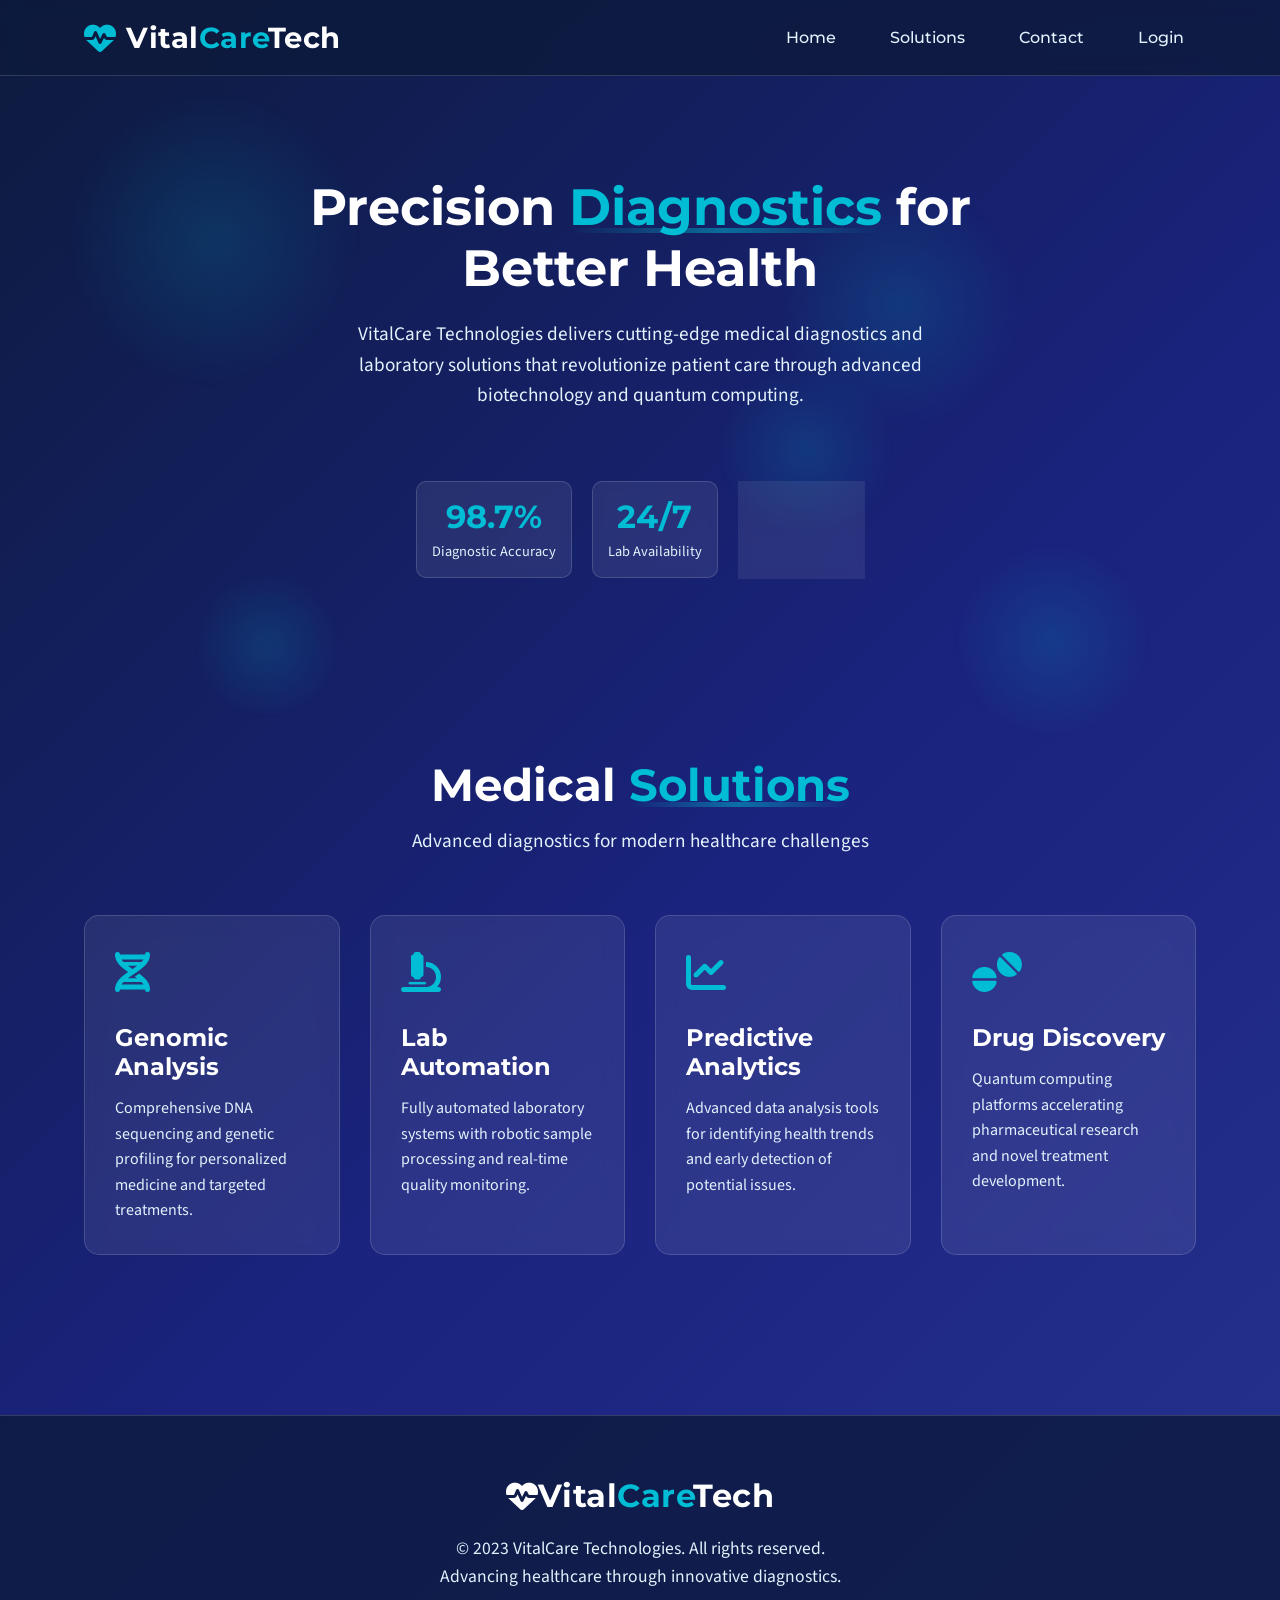
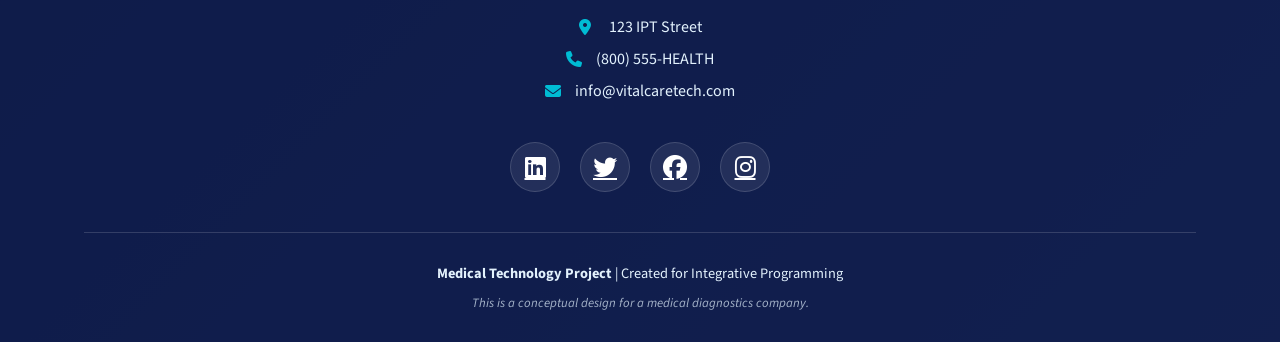
<file: index.html>
<!doctype html>
<html lang="en">
  <head>
    <meta charset="UTF-8" />
    <meta name="viewport" content="width=device-width, initial-scale=1.0" />
    <title>VitalCare Technologies | Advanced Medical Diagnostics</title>
    <link rel="stylesheet" href="style.css" />
    <link
      rel="stylesheet"
      href="https://cdnjs.cloudflare.com/ajax/libs/font-awesome/6.4.0/css/all.min.css"
    />
    <link
      href="https://fonts.googleapis.com/css2?family=Montserrat:wght@400;500;600;700&family=Source+Sans+Pro:wght@300;400;600&display=swap"
      rel="stylesheet"
    />
  </head>
  <body>
    <!-- Animated Background Elements -->
    <div class="bg-bubbles">
      <div class="bubble bubble-1"></div>
      <div class="bubble bubble-2"></div>
      <div class="bubble bubble-3"></div>
      <div class="bubble bubble-4"></div>
      <div class="bubble bubble-5"></div>
    </div>

    <!-- Header/Navigation -->
    <header class="header">
      <div class="container">
        <nav class="navbar">
          <div class="logo">
            <i class="fas fa-heartbeat"></i>
            <span class="logo-text"
              >Vital<span class="logo-highlight">Care</span>Tech</span
            >
          </div>
          <ul class="nav-menu">
            <li><a href="#home">Home</a></li>
            <li><a href="#solutions">Solutions</a></li>
            <li><a href="#contact">Contact</a></li>
            <li><a href="login.html">Login</a></li>
          </ul>
        </nav>
      </div>
    </header>

    <!-- Hero Section -->
    <section class="hero" id="home">
      <div class="container">
        <div class="hero-content">
          <div class="hero-text">
            <h1 class="hero-title">
              Precision <span class="highlight">Diagnostics</span> for Better
              Health
            </h1>
            <p class="hero-description">
              VitalCare Technologies delivers cutting-edge medical diagnostics
              and laboratory solutions that revolutionize patient care through
              advanced biotechnology and quantum computing.
            </p>
            <div class="hero-stats">
              <div class="stat-item">
                <div class="stat-number">98.7%</div>
                <div class="stat-label">Diagnostic Accuracy</div>
              </div>
              <div class="stat-item">
                <div class="stat-number">24/7</div>
                <div class="stat-label">Lab Availability</div>
              </div>
              <div class="stat-item">
                <div class="stat-number">30+</div>
                <div class="stat-label">Medical Patents</div>
              </div>
            </div>
          </div>
        </div>
      </div>
    </section>

    <!-- Solutions Section -->
    <section class="solutions" id="solutions">
      <div class="container">
        <h2 class="section-title">
          Medical <span class="highlight">Solutions</span>
        </h2>
        <p class="section-subtitle">
          Advanced diagnostics for modern healthcare challenges
        </p>

        <div class="solutions-grid">
          <div class="solution-card">
            <div class="solution-icon">
              <i class="fas fa-dna"></i>
            </div>
            <h3 class="solution-title">Genomic Analysis</h3>
            <p class="solution-description">
              Comprehensive DNA sequencing and genetic profiling for
              personalized medicine and targeted treatments.
            </p>
            <div class="solution-glow"></div>
          </div>

          <div class="solution-card">
            <div class="solution-icon">
              <i class="fas fa-microscope"></i>
            </div>
            <h3 class="solution-title">Lab Automation</h3>
            <p class="solution-description">
              Fully automated laboratory systems with robotic sample processing
              and real-time quality monitoring.
            </p>
            <div class="solution-glow"></div>
          </div>

          <div class="solution-card">
            <div class="solution-icon">
              <i class="fas fa-chart-line"></i>
            </div>
            <h3 class="solution-title">Predictive Analytics</h3>
            <p class="solution-description">
              Advanced data analysis tools for identifying health trends and
              early detection of potential issues.
            </p>
            <div class="solution-glow"></div>
          </div>

          <div class="solution-card">
            <div class="solution-icon">
              <i class="fas fa-tablets"></i>
            </div>
            <h3 class="solution-title">Drug Discovery</h3>
            <p class="solution-description">
              Quantum computing platforms accelerating pharmaceutical research
              and novel treatment development.
            </p>
            <div class="solution-glow"></div>
          </div>
        </div>
      </div>
    </section>

    <!-- Footer -->
    <footer class="footer" id="contact">
      <div class="container">
        <div class="footer-content">
          <div class="footer-logo">
            <i class="fas fa-heartbeat"></i>
            <span class="logo-text"
              >Vital<span class="logo-highlight">Care</span>Tech</span
            >
          </div>
          <p class="footer-text">
            &copy; 2023 VitalCare Technologies. All rights reserved.<br />
            Advancing healthcare through innovative diagnostics.
          </p>
          <div class="footer-contact">
            <div class="contact-info">
              <p><i class="fas fa-map-marker-alt"></i> 123 IPT Street</p>
              <p><i class="fas fa-phone"></i> (800) 555-HEALTH</p>
              <p><i class="fas fa-envelope"></i> info@vitalcaretech.com</p>
            </div>
          </div>
          <div class="footer-social">
            <a href="#" class="social-link"><i class="fab fa-linkedin"></i></a>
            <a href="#" class="social-link"><i class="fab fa-twitter"></i></a>
            <a href="#" class="social-link"><i class="fab fa-facebook"></i></a>
            <a href="#" class="social-link"><i class="fab fa-instagram"></i></a>
          </div>
        </div>
        <div class="footer-note">
          <p>
            <strong>Medical Technology Project</strong> | Created for
            Integrative Programming
          </p>
          <p class="tech-note">
            This is a conceptual design for a medical diagnostics company.
          </p>
        </div>
      </div>
    </footer>

    <!-- Optional JavaScript for interactive elements -->
    <script>
      // Simple hover effect for solution cards
      document.querySelectorAll(".solution-card").forEach((card) => {
        card.addEventListener("mouseenter", function () {
          this.style.transform = "translateY(-10px)";
        });

        card.addEventListener("mouseleave", function () {
          this.style.transform = "translateY(0)";
        });
      });

      // Animate bubbles in background
      function animateBubbles() {
        const bubbles = document.querySelectorAll(".bubble");
        bubbles.forEach((bubble, index) => {
          // Set random animation duration and delay
          const duration = 15 + Math.random() * 20;
          const delay = Math.random() * 5;

          bubble.style.animationDuration = `${duration}s`;
          bubble.style.animationDelay = `${delay}s`;
        });
      }

      // Initialize animations when page loads
      window.addEventListener("load", function () {
        animateBubbles();
      });
    </script>
  </body>
</html>
</file>
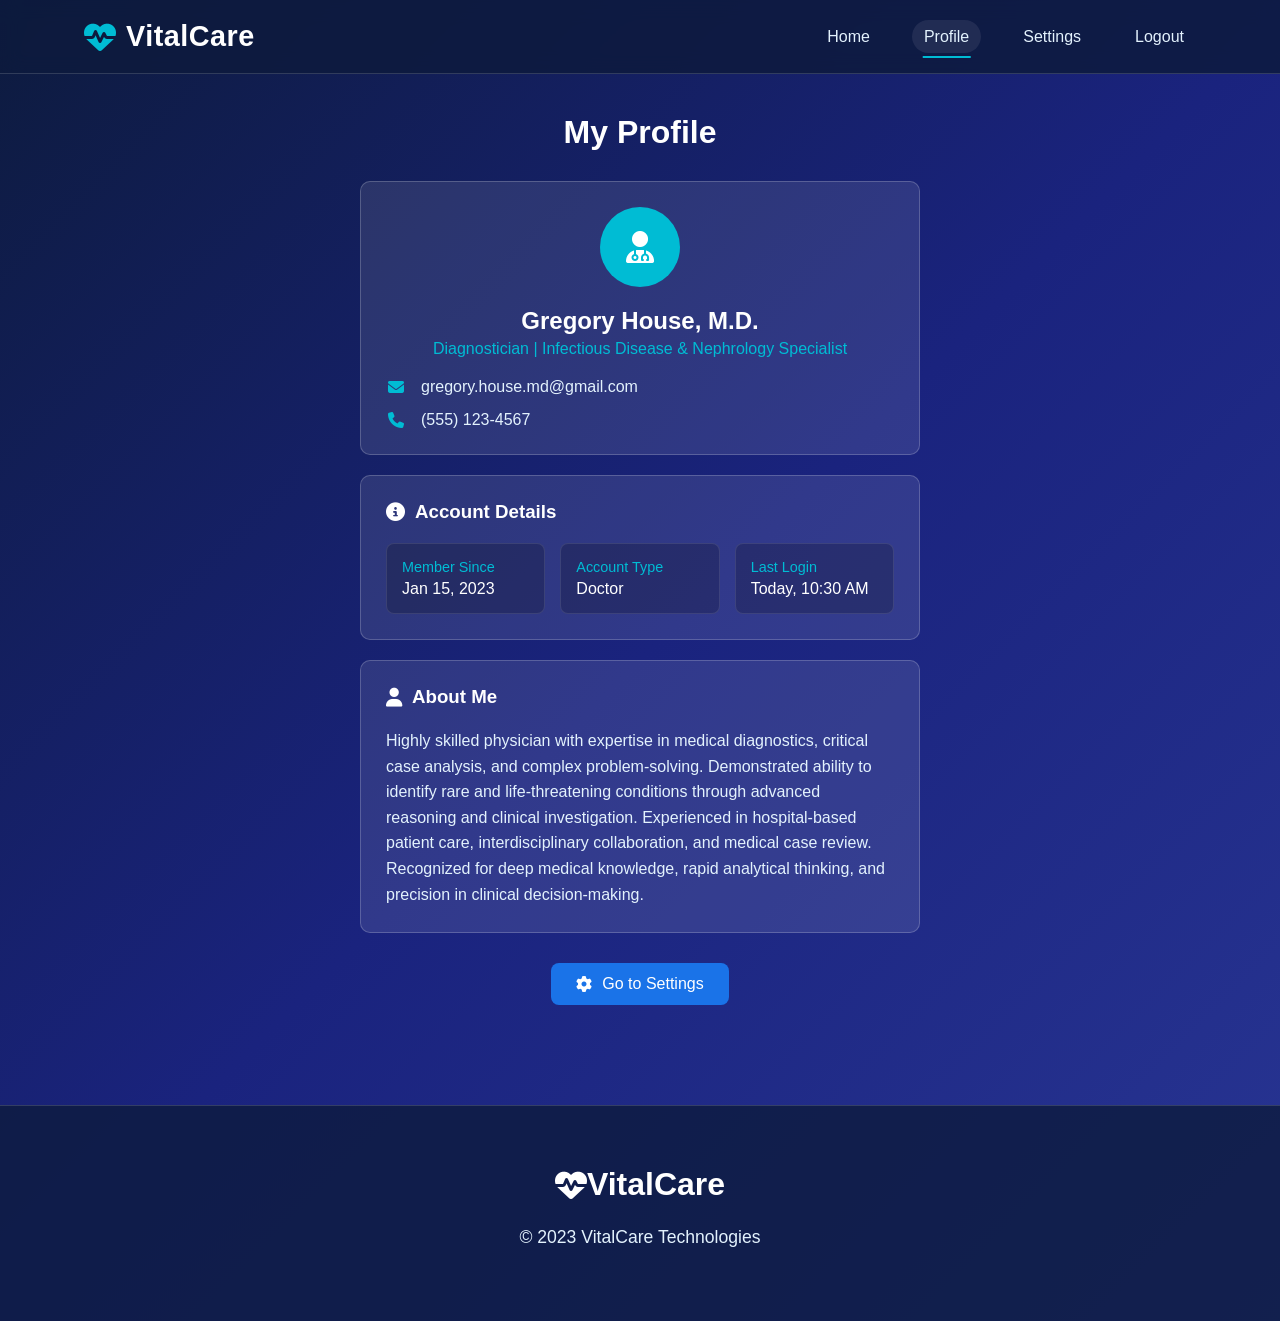
<file: admin.html>
<!doctype html>
<html lang="en">
  <head>
    <meta charset="UTF-8" />
    <meta name="viewport" content="width=device-width, initial-scale=1.0" />
    <title>VitalCare Technologies | Admin Dashboard</title>

    <link rel="stylesheet" href="style.css" />

    <link
      rel="stylesheet"
      href="https://cdnjs.cloudflare.com/ajax/libs/font-awesome/6.4.0/css/all.min.css"
    />

    <link
      href="https://fonts.googleapis.com/css2?family=Montserrat:wght@400;500;600;700&family=Source+Sans+Pro:wght@300;400;600&display=swap"
      rel="stylesheet"
    />
  </head>

  <body onload="checkAdminAccess()">
    <!-- Background animation -->
    <div class="bg-bubbles">
      <div class="bubble bubble-1"></div>
      <div class="bubble bubble-2"></div>
      <div class="bubble bubble-3"></div>
      <div class="bubble bubble-4"></div>
      <div class="bubble bubble-5"></div>
    </div>

    <!-- Header -->
    <header class="header">
      <div class="container">
        <nav class="navbar">
          <div class="logo">
            <i class="fas fa-heartbeat"></i>
            <span class="logo-text"
              >Vital<span class="logo-highlight">Care</span>Tech</span
            >
          </div>

          <ul class="nav-menu">
            <li><a href="profile.html">Profile</a></li>
            <li><a href="admin.html" class="active">Admin</a></li>
            <li><a href="settings.html">Settings</a></li>
            <li><a href="index.html">Logout</a></li>
          </ul>
        </nav>
      </div>
    </header>

    <!-- Admin Section -->
    <section class="auth-section">
      <div class="container">
        <div class="auth-container">
          <div class="auth-header">
            <i class="fas fa-user-shield"></i>
            <h2 class="auth-title">Admin Dashboard</h2>
            <p class="auth-subtitle">
              Welcome Admin. Use the tools below to manage system data.
            </p>
          </div>

          <a href="manage-users.html" class="auth-button">
            <i class="fas fa-users"></i> Manage Users
          </a>
        </div>
      </div>
    </section>

    <!-- Footer -->
    <footer class="footer">
      <div class="container">
        <div class="footer-content">
          <div class="footer-logo">
            <i class="fas fa-heartbeat"></i>
            <span class="logo-text"
              >Vital<span class="logo-highlight">Care</span>Tech</span
            >
          </div>

          <p class="footer-text">
            Admin system panel for VitalCare Technologies.
          </p>
        </div>
      </div>
    </footer>

    <script src="script.js"></script>
  </body>
</html>
</file>
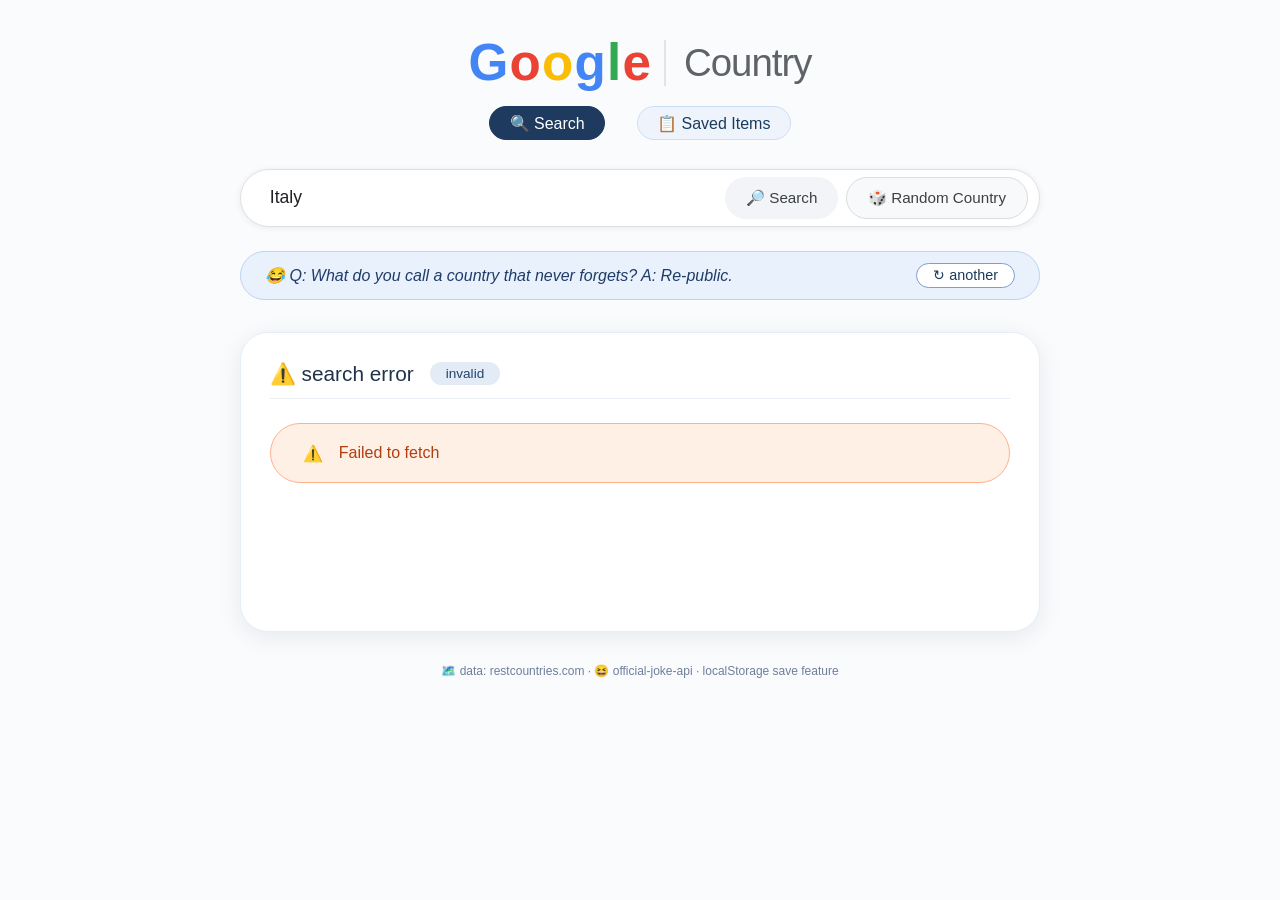
<file: countryinfoapi.html>
<!doctype html>
<html lang="en">
  <head>
    <meta charset="UTF-8" />
    <meta name="viewport" content="width=device-width, initial-scale=1.0" />
    <title>Country Search · Google style logo</title>
    <!-- google-inspired logo + clean search engine layout -->
    <style>
      * {
        margin: 0;
        padding: 0;
        box-sizing: border-box;
        font-family: "Segoe UI", Roboto, Helvetica, Arial, sans-serif;
      }

      body {
        background: #f9fbfd;
        min-height: 100vh;
        display: flex;
        flex-direction: column;
        align-items: center;
        justify-content: flex-start;
        padding: 1.5rem 1rem;
      }

      .search-engine-container {
        max-width: 800px;
        width: 100%;
      }

      /* ---------- GOOGLE-LIKE LOGO (classic colors) ---------- */
      .google-logo {
        display: flex;
        align-items: center;
        justify-content: center;
        gap: 0.2rem;
        font-size: 3.2rem;
        font-weight: 550;
        letter-spacing: -2px;
        line-height: 1.2;
        margin: 0.5rem 0 0.8rem 0;
        flex-wrap: wrap;
      }
      .google-logo span {
        display: inline-block;
        transform: scaleX(1);
      }
      .g-letter {
        color: #4285f4;
      } /* google blue */
      .o1-letter {
        color: #ea4335;
      } /* google red */
      .o2-letter {
        color: #fbbc05;
      } /* google yellow */
      .g2-letter {
        color: #4285f4;
      } /* blue again */
      .l-letter {
        color: #34a853;
      } /* google green */
      .e-letter {
        color: #ea4335;
      } /* red */

      .country-text {
        font-size: 2.4rem;
        font-weight: 400;
        color: #5f6368;
        margin-left: 12px;
        letter-spacing: -1px;
        border-left: 2px solid #dfe4e9;
        padding-left: 18px;
      }

      .nav-links {
        display: flex;
        justify-content: center;
        gap: 2rem;
        margin: 0.5rem 0 1rem 0;
      }
      .nav-links a {
        color: #1a3b5c;
        text-decoration: none;
        font-weight: 500;
        padding: 0.4rem 1.2rem;
        border-radius: 40px;
        background: #eef3fc;
        border: 1px solid #cddff5;
        transition: 0.2s;
      }
      .nav-links a:hover {
        background: #dae6f8;
        border-color: #7b9fd0;
      }
      .nav-links a.active {
        background: #1e3a5f;
        color: white;
        border-color: #1e3a5f;
      }

      @media (max-width: 520px) {
        .google-logo {
          font-size: 2.5rem;
        }
        .country-text {
          font-size: 1.8rem;
        }
      }

      /* search bar (google style) */
      .search-bar-wrapper {
        width: 100%;
        margin: 1.8rem 0 1.5rem 0;
      }
      .search-form {
        display: flex;
        align-items: center;
        background: white;
        border: 1px solid #dfe1e5;
        border-radius: 50px;
        padding: 0.2rem 0.2rem 0.2rem 1.8rem;
        box-shadow: 0 1px 6px rgba(32, 33, 36, 0.08);
        transition:
          box-shadow 0.2s,
          border-color 0.2s;
      }
      .search-form:focus-within {
        box-shadow: 0 4px 12px rgba(0, 45, 85, 0.12);
        border-color: #8ab4f8;
      }
      .search-input {
        flex: 1;
        border: none;
        outline: none;
        font-size: 1.1rem;
        padding: 0.9rem 0.5rem 0.9rem 0;
        background: transparent;
        color: #202124;
      }
      .search-input::placeholder {
        color: #9aa0a6;
      }
      .search-buttons {
        display: flex;
        gap: 0.5rem;
        padding-right: 0.5rem;
      }
      .search-btn,
      .lucky-btn {
        border: none;
        background: none;
        padding: 0.7rem 1.3rem;
        border-radius: 50px;
        font-size: 0.95rem;
        font-weight: 500;
        color: #3c4043;
        cursor: pointer;
        transition: 0.1s;
        white-space: nowrap;
      }
      .search-btn {
        background: #f2f4f7;
      }
      .search-btn:hover {
        background: #e8eaed;
        box-shadow: 0 1px 3px rgba(0, 0, 0, 0.1);
      }
      .lucky-btn {
        background: #f8f9fa;
        border: 1px solid #dadce0;
      }
      .lucky-btn:hover {
        background: #f1f3f4;
        border-color: #c0c4c9;
      }

      /* joke strip (doodle style) */
      .joke-strip {
        background: #e9f1fc;
        border-radius: 40px;
        padding: 0.7rem 1.5rem;
        margin: 0 0 2rem 0;
        font-size: 1rem;
        color: #1f3c68;
        display: flex;
        align-items: center;
        justify-content: space-between;
        flex-wrap: wrap;
        gap: 0.8rem;
        border: 1px solid #bdd3f0;
      }
      .joke-text {
        font-style: italic;
        overflow: hidden;
        text-overflow: ellipsis;
        white-space: nowrap;
        max-width: 550px;
      }
      .joke-refresh {
        background: white;
        border-radius: 30px;
        padding: 0.2rem 1rem;
        font-size: 0.9rem;
        font-weight: 500;
        cursor: pointer;
        border: 1px solid #7b9fd0;
        color: #1a3b5c;
        transition: 0.1s;
      }
      .joke-refresh:hover {
        background: #dde9fb;
      }

      /* results panel */
      .results-panel {
        background: white;
        border-radius: 28px;
        padding: 1.8rem 1.8rem 1.5rem;
        box-shadow: 0 5px 25px rgba(0, 20, 40, 0.08);
        border: 1px solid #e5eef8;
        min-height: 300px;
      }

      .result-header {
        display: flex;
        align-items: center;
        gap: 1rem;
        flex-wrap: wrap;
        margin-bottom: 1.5rem;
        border-bottom: 1px solid #e8eef3;
        padding-bottom: 0.8rem;
      }
      .result-header h2 {
        font-size: 1.3rem;
        font-weight: 450;
        color: #1f344b;
      }
      .result-badge {
        background: #e2ebf6;
        border-radius: 30px;
        padding: 0.25rem 1rem;
        font-size: 0.85rem;
        color: #20456e;
      }

      /* country snippet card */
      .country-snippet {
        display: flex;
        flex-wrap: wrap;
        gap: 2rem;
        align-items: center;
        margin-top: 0.5rem;
      }
      .flag-box {
        flex: 0 0 130px;
        text-align: center;
      }
      .flag-box img {
        width: 100%;
        border-radius: 18px;
        box-shadow: 0 8px 18px -6px #a5bbd5;
        border: 3px solid white;
        background: #f3f7fd;
      }
      .flag-placeholder {
        width: 130px;
        height: 90px;
        background: #dae5f2;
        border-radius: 20px;
        display: flex;
        align-items: center;
        justify-content: center;
        color: #2d4f78;
        font-size: 0.9rem;
      }
      .info-panel {
        flex: 1 1 260px;
      }
      .info-grid {
        display: grid;
        grid-template-columns: minmax(95px, auto) 1fr;
        gap: 0.9rem 1.5rem;
        background: #f6faff;
        padding: 1.4rem 1.8rem;
        border-radius: 28px;
        align-items: baseline;
      }
      .grid-label {
        font-weight: 600;
        color: #1b3e64;
        text-transform: uppercase;
        font-size: 0.75rem;
        letter-spacing: 0.5px;
      }
      .grid-value {
        color: #101f31;
        font-weight: 500;
        word-break: break-word;
      }
      .grid-value.capital {
        font-size: 1.2rem;
        font-weight: 550;
      }

      /* save button */
      .save-section {
        margin-top: 1.5rem;
        display: flex;
        justify-content: flex-end;
        gap: 1rem;
        align-items: center;
      }
      .save-btn {
        background: #34a853;
        color: white;
        border: none;
        padding: 0.8rem 2rem;
        border-radius: 50px;
        font-size: 1rem;
        font-weight: 500;
        cursor: pointer;
        transition: 0.15s;
        display: inline-flex;
        align-items: center;
        gap: 0.5rem;
        box-shadow: 0 4px 10px rgba(52, 168, 83, 0.3);
      }
      .save-btn:hover {
        background: #2d8e46;
        transform: scale(1.02);
      }
      .save-btn.saved {
        background: #9aa0a6;
        cursor: not-allowed;
        opacity: 0.7;
        box-shadow: none;
      }
      .save-btn.saved:hover {
        transform: none;
        background: #9aa0a6;
      }
      .save-message {
        color: #34a853;
        font-weight: 500;
        font-size: 0.95rem;
        animation: fadeIn 0.3s;
      }
      @keyframes fadeIn {
        from {
          opacity: 0;
          transform: translateY(5px);
        }
        to {
          opacity: 1;
          transform: translateY(0);
        }
      }

      /* loading, error, empty */
      .loader {
        display: flex;
        justify-content: center;
        align-items: center;
        gap: 0.7rem;
        padding: 3rem 0;
        color: #38658f;
      }
      .hidden {
        display: none !important;
      }
      .error-banner {
        background: #fff0e5;
        border-radius: 50px;
        padding: 1.2rem 2rem;
        border: 1px solid #ffb08c;
        color: #b13e12;
        font-weight: 500;
        margin: 1.2rem 0;
        display: flex;
        gap: 1rem;
        align-items: center;
      }
      .empty-state {
        text-align: center;
        padding: 3rem 1rem;
        color: #5c6f88;
      }

      footer {
        margin-top: 2rem;
        font-size: 0.75rem;
        color: #6f7f99;
        text-align: center;
      }
    </style>
  </head>
  <body>
    <div class="search-engine-container">
      <!-- GOOGLE-INSPIRED LOGO with classic blue/red/yellow/green -->
      <div class="google-logo">
        <span class="g-letter">G</span>
        <span class="o1-letter">o</span>
        <span class="o2-letter">o</span>
        <span class="g2-letter">g</span>
        <span class="l-letter">l</span>
        <span class="e-letter">e</span>
        <span class="country-text">Country</span>
      </div>

      <!-- navigation links -->
      <div class="nav-links">
        <a href="#" class="active">🔍 Search</a>
        <a href="saved.html" id="savedLink">📋 Saved Items</a>
      </div>

      <!-- main search bar -->
      <div class="search-bar-wrapper">
        <div class="search-form">
          <input
            type="text"
            class="search-input"
            id="searchInput"
            placeholder="search for a country... e.g. Brazil"
            value="Italy"
          />
          <div class="search-buttons">
            <button class="search-btn" id="searchButton">🔎 Search</button>
            <button class="lucky-btn" id="luckyButton">
              🎲 Random Country
            </button>
          </div>
        </div>
      </div>

      <!-- joke strip -->
      <div class="joke-strip" id="jokeStrip">
        <span class="joke-text" id="jokeText"
          >😂 loading a programming joke...</span
        >
        <span class="joke-refresh" id="refreshJoke">↻ another</span>
      </div>

      <!-- results panel -->
      <div class="results-panel" id="resultsPanel">
        <div class="result-header">
          <h2 id="resultHeading">🌐 country results</h2>
          <div class="result-badge" id="resultMeta">exact match</div>
        </div>

        <!-- dynamic containers -->
        <div id="countryDisplay"></div>
        <div id="loadingIndicator" class="loader hidden">⏳ searching ...</div>
        <div id="errorBox" class="error-banner hidden">
          <span>⚠️</span>
          <span id="errorMessage"></span>
        </div>
        <div id="emptyBox" class="empty-state hidden">
          ✨ enter a country name to see details
        </div>

        <!-- save section (appears when country is loaded) -->
        <div id="saveSection" class="save-section hidden">
          <div id="saveMessage" class="save-message"></div>
          <button id="saveButton" class="save-btn">💾 Save this country</button>
        </div>
      </div>

      <footer>
        🗺️ data: restcountries.com · 😆 official-joke-api · localStorage save
        feature
      </footer>
    </div>

    <script>
      (function () {
        // DOM elements
        const searchInput = document.getElementById("searchInput");
        const searchBtn = document.getElementById("searchButton");
        const luckyBtn = document.getElementById("luckyButton");
        const jokeText = document.getElementById("jokeText");
        const refreshJoke = document.getElementById("refreshJoke");
        const resultHeading = document.getElementById("resultHeading");
        const resultMeta = document.getElementById("resultMeta");
        const countryDisplay = document.getElementById("countryDisplay");
        const loadingIndicator = document.getElementById("loadingIndicator");
        const errorBox = document.getElementById("errorBox");
        const errorMessage = document.getElementById("errorMessage");
        const emptyBox = document.getElementById("emptyBox");
        const saveSection = document.getElementById("saveSection");
        const saveButton = document.getElementById("saveButton");
        const saveMessage = document.getElementById("saveMessage");

        let currentCountry = null; // store currently displayed country

        // helper ui
        function showLoading(show = true) {
          if (show) {
            loadingIndicator.classList.remove("hidden");
            countryDisplay.innerHTML = "";
            errorBox.classList.add("hidden");
            emptyBox.classList.add("hidden");
            saveSection.classList.add("hidden");
          } else {
            loadingIndicator.classList.add("hidden");
          }
        }

        function showError(msg) {
          errorMessage.innerText = msg;
          errorBox.classList.remove("hidden");
          countryDisplay.innerHTML = "";
          emptyBox.classList.add("hidden");
          loadingIndicator.classList.add("hidden");
          saveSection.classList.add("hidden");
          resultHeading.innerText = "⚠️ search error";
          resultMeta.innerText = "invalid";
        }

        function clearAll() {
          errorBox.classList.add("hidden");
          emptyBox.classList.add("hidden");
        }

        // joke api
        async function updateJoke() {
          try {
            const res = await fetch(
              "https://official-joke-api.appspot.com/random_joke",
            );
            if (!res.ok) throw new Error();
            const joke = await res.json();
            jokeText.innerText = `😂 ${joke.setup} — ${joke.punchline}`;
          } catch {
            jokeText.innerText =
              "😂 Q: What do you call a country that never forgets? A: Re-public.";
          }
        }
        updateJoke();
        refreshJoke.addEventListener("click", updateJoke);

        // check if country is already saved
        function isCountrySaved(countryId) {
          const saved = localStorage.getItem("savedCountries");
          if (!saved) return false;
          const countries = JSON.parse(saved);
          return countries.some((c) => c.cca2 === countryId); // cca2 is country code
        }

        // update save button state
        function updateSaveButtonState() {
          if (!currentCountry) return;

          if (isCountrySaved(currentCountry.cca2)) {
            saveButton.classList.add("saved");
            saveButton.innerHTML = "✓ Already saved";
            saveButton.disabled = true;
          } else {
            saveButton.classList.remove("saved");
            saveButton.innerHTML = "💾 Save this country";
            saveButton.disabled = false;
          }
        }

        // save current country to localStorage
        function saveCurrentCountry() {
          if (!currentCountry) return;

          // check for duplicates
          if (isCountrySaved(currentCountry.cca2)) {
            saveMessage.innerText = "⚠️ This country is already saved!";
            setTimeout(() => {
              saveMessage.innerText = "";
            }, 3000);
            return;
          }

          // prepare meaningful data to store
          const countryData = {
            id: currentCountry.cca2,
            name: currentCountry.name.common,
            officialName: currentCountry.name.official,
            capital: currentCountry.capital ? currentCountry.capital[0] : "N/A",
            region: currentCountry.region,
            population: currentCountry.population,
            flag: currentCountry.flags?.png || currentCountry.flags?.svg || "",
            flagAlt:
              currentCountry.flags?.alt ||
              `Flag of ${currentCountry.name.common}`,
            languages: currentCountry.languages
              ? Object.values(currentCountry.languages).join(", ")
              : "N/A",
            currency: currentCountry.currencies
              ? Object.values(currentCountry.currencies)[0]?.name
              : "N/A",
            savedAt: new Date().toISOString(),
          };

          // get existing saved countries or initialize empty array
          const saved = localStorage.getItem("savedCountries");
          const savedCountries = saved ? JSON.parse(saved) : [];

          // add new country
          savedCountries.push(countryData);

          // save to localStorage
          localStorage.setItem(
            "savedCountries",
            JSON.stringify(savedCountries),
          );

          // update button state
          saveButton.classList.add("saved");
          saveButton.innerHTML = "✓ Saved!";
          saveButton.disabled = true;

          // show success message
          saveMessage.innerText = "✅ Country saved successfully!";
          setTimeout(() => {
            saveMessage.innerText = "";
          }, 3000);
        }

        // render country card
        function renderCountry(country) {
          currentCountry = country;

          let flagHtml = "";
          if (country.flags?.png) {
            flagHtml = `<img src="${country.flags.png}" alt="${country.flags?.alt || "flag"}">`;
          } else if (country.flags?.svg) {
            flagHtml = `<img src="${country.flags.svg}" alt="${country.flags?.alt || "flag"}">`;
          } else {
            flagHtml = `<div class="flag-placeholder">🏳️ no flag</div>`;
          }

          const pop = country.population
            ? country.population.toLocaleString()
            : "N/A";
          let capital = "N/A";
          if (
            country.capital &&
            Array.isArray(country.capital) &&
            country.capital.length
          ) {
            capital = country.capital.join(", ");
          }
          const region = country.region || "—";
          const sub = country.subregion || "—";
          let lang = "N/A";
          if (country.languages) {
            lang = Object.values(country.languages).join(", ");
          }
          let curr = "N/A";
          if (country.currencies) {
            const code = Object.keys(country.currencies)[0];
            if (code) {
              const c = country.currencies[code];
              curr = `${c.name} (${c.symbol || ""})`.trim();
            }
          }

          const html = `
                <div class="country-snippet">
                    <div class="flag-box">
                        ${flagHtml}
                    </div>
                    <div class="info-panel">
                        <div class="info-grid">
                            <span class="grid-label">capital</span>
                            <span class="grid-value capital">${capital}</span>
                            
                            <span class="grid-label">population</span>
                            <span class="grid-value">${pop}</span>
                            
                            <span class="grid-label">region</span>
                            <span class="grid-value">${region} · ${sub}</span>
                            
                            <span class="grid-label">languages</span>
                            <span class="grid-value">${lang}</span>
                            
                            <span class="grid-label">currency</span>
                            <span class="grid-value">${curr}</span>
                        </div>
                    </div>
                </div>
            `;
          countryDisplay.innerHTML = html;

          // show save section and update button state
          saveSection.classList.remove("hidden");
          updateSaveButtonState();
        }

        // fetch country by exact name
        async function fetchCountry(query) {
          const trimmed = query.trim();
          if (trimmed === "") {
            showError('type a country name — like "Canada"');
            return;
          }

          clearAll();
          showLoading(true);
          resultHeading.innerText = `🔍 searching "${trimmed}"`;
          resultMeta.innerText = "looking up";

          try {
            const url = `https://restcountries.com/v3.1/name/${encodeURIComponent(trimmed)}?fullText=true`;
            const response = await fetch(url);

            if (!response.ok) {
              if (response.status === 404) {
                throw new Error(
                  `No exact match for "${trimmed}". Try "I'm lucky" or check spelling.`,
                );
              } else {
                throw new Error(
                  `API error (${response.status}) — try again later.`,
                );
              }
            }

            const data = await response.json();
            if (!data || data.length === 0) {
              throw new Error(`no country data for "${trimmed}"`);
            }

            const country = data[0];
            renderCountry(country);
            resultHeading.innerText = `🌎 ${country.name.common}`;
            resultMeta.innerText = "official name";
          } catch (err) {
            showError(err.message);
          } finally {
            showLoading(false);
          }
        }

        // random country
        async function fetchRandomCountry() {
          clearAll();
          showLoading(true);
          resultHeading.innerText = "🎲 picking random country";
          resultMeta.innerText = "surprise me";

          try {
            const res = await fetch(
              "https://restcountries.com/v3.1/all?fields=name,flags,capital,population,region,subregion,languages,currencies,cca2",
            );
            if (!res.ok) throw new Error(`API error ${res.status}`);
            const all = await res.json();
            if (!all.length) throw new Error("no country list");
            const randomIndex = Math.floor(Math.random() * all.length);
            const country = all[randomIndex];
            renderCountry(country);
            resultHeading.innerText = `🎲 random: ${country.name.common}`;
            resultMeta.innerText = "just for fun";
          } catch (err) {
            showError("random failed: " + err.message);
          } finally {
            showLoading(false);
          }
        }

        // event listeners
        searchBtn.addEventListener("click", () => {
          fetchCountry(searchInput.value);
        });

        luckyBtn.addEventListener("click", () => {
          fetchRandomCountry();
        });

        searchInput.addEventListener("keyup", (e) => {
          if (e.key === "Enter") {
            e.preventDefault();
            fetchCountry(searchInput.value);
          }
        });

        saveButton.addEventListener("click", saveCurrentCountry);

        // initial load (Italy as default)
        fetchCountry("Italy").catch(() => {});
      })();
    </script>
  </body>
</html>
</file>
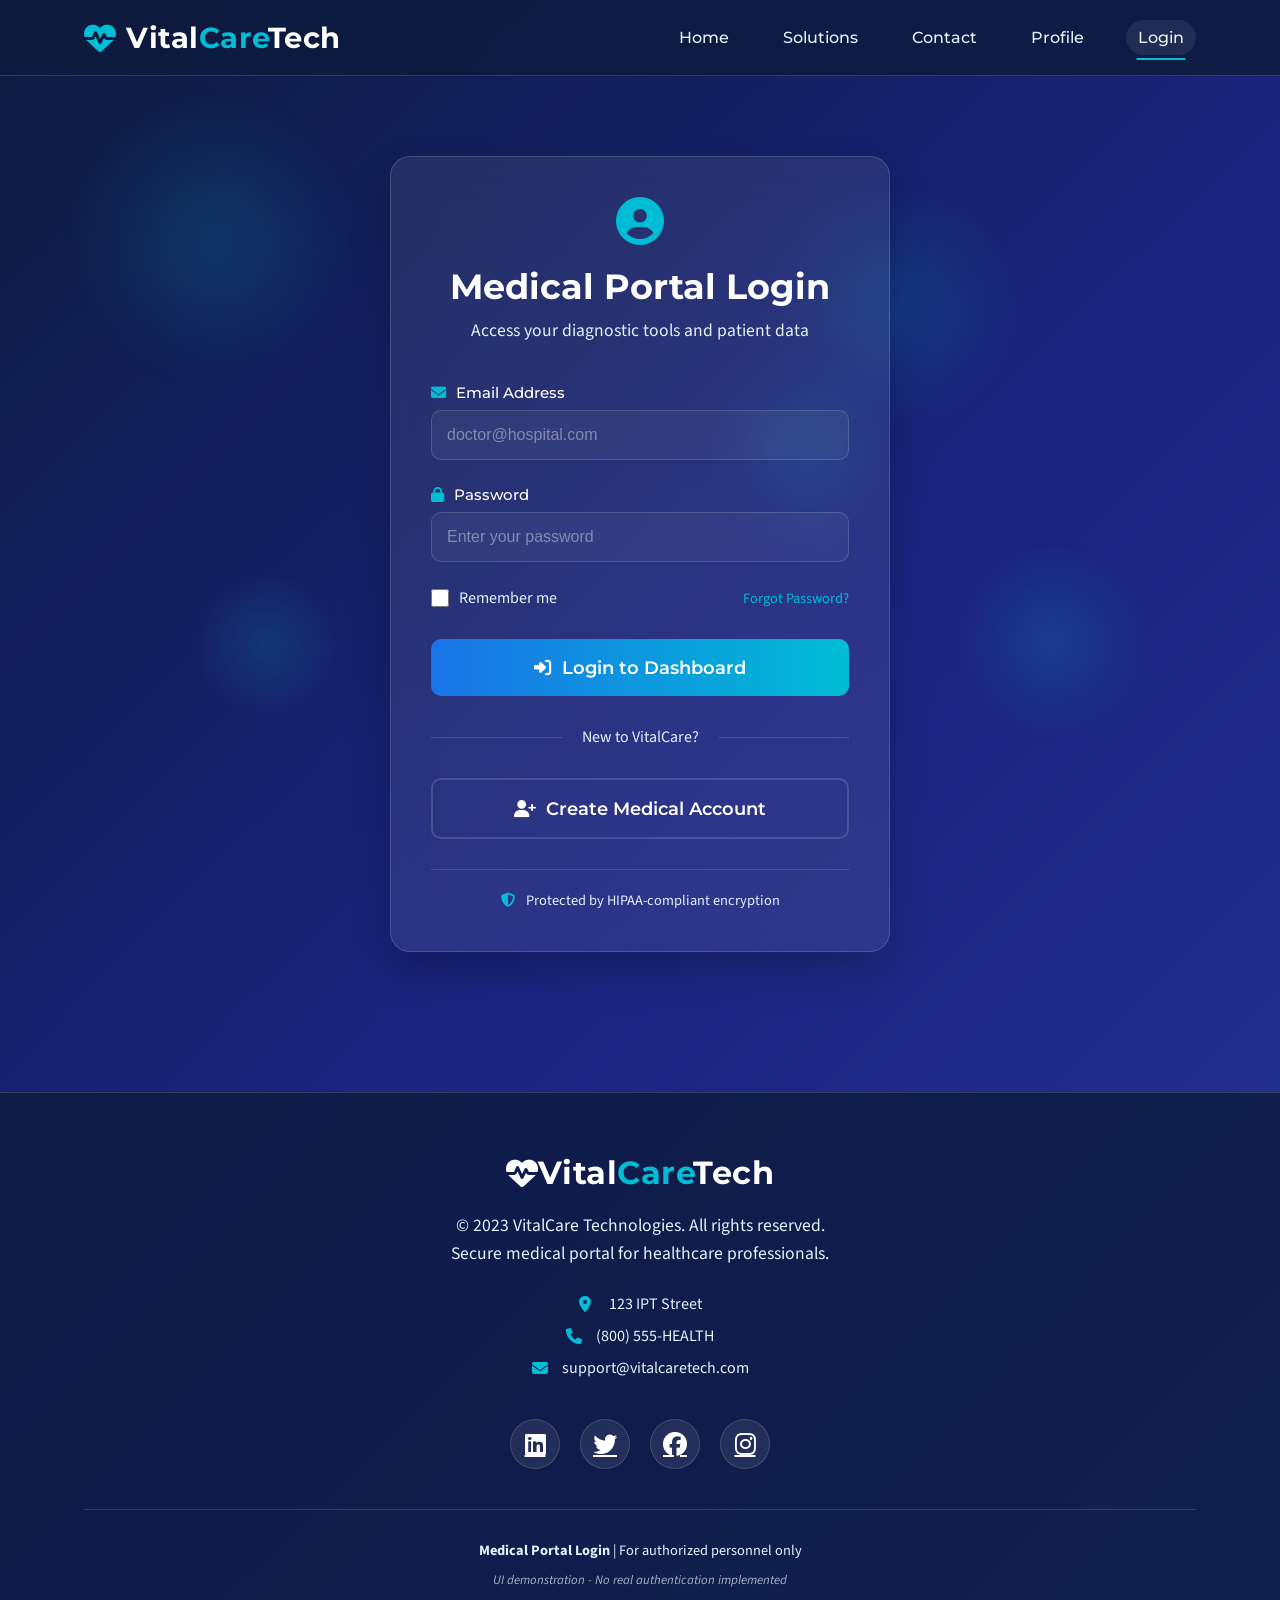
<file: login.html>
<!doctype html>
<html lang="en">
  <head>
    <meta charset="UTF-8" />
    <meta name="viewport" content="width=device-width, initial-scale=1.0" />
    <title>VitalCare Technologies | Login</title>
    <link rel="stylesheet" href="style.css" />
    <link
      rel="stylesheet"
      href="https://cdnjs.cloudflare.com/ajax/libs/font-awesome/6.4.0/css/all.min.css"
    />
    <link
      href="https://fonts.googleapis.com/css2?family=Montserrat:wght@400;500;600;700&family=Source+Sans+Pro:wght@300;400;600&display=swap"
      rel="stylesheet"
    />
  </head>

  <body>
    <!-- Animated Background Elements -->
    <div class="bg-bubbles">
      <div class="bubble bubble-1"></div>
      <div class="bubble bubble-2"></div>
      <div class="bubble bubble-3"></div>
      <div class="bubble bubble-4"></div>
      <div class="bubble bubble-5"></div>
    </div>

    <!-- Header/Navigation -->
    <header class="header">
      <div class="container">
        <nav class="navbar">
          <div class="logo">
            <i class="fas fa-heartbeat"></i>
            <span class="logo-text"
              >Vital<span class="logo-highlight">Care</span>Tech</span
            >
          </div>
          <ul class="nav-menu">
            <li><a href="index.html">Home</a></li>
            <li><a href="index.html#solutions">Solutions</a></li>
            <li><a href="index.html#contact">Contact</a></li>
            <li><a href="profile.html">Profile</a></li>
            <li><a href="login.html" class="active">Login</a></li>
          </ul>
        </nav>
      </div>
    </header>

    <!-- Login Section -->
    <section class="auth-section">
      <div class="container">
        <div class="auth-container">
          <div class="auth-header">
            <i class="fas fa-user-circle"></i>
            <h2 class="auth-title">Medical Portal Login</h2>
            <p class="auth-subtitle">
              Access your diagnostic tools and patient data
            </p>
          </div>

          <form class="auth-form">
            <div class="form-group">
              <label for="email">
                <i class="fas fa-envelope"></i> Email Address
              </label>
              <input
                type="email"
                id="email"
                placeholder="doctor@hospital.com"
                required
              />
            </div>

            <div class="form-group">
              <label for="password">
                <i class="fas fa-lock"></i> Password
              </label>
              <input
                type="password"
                id="password"
                placeholder="Enter your password"
                required
              />
            </div>

            <div class="form-options">
              <label class="checkbox">
                <input type="checkbox" />
                <span>Remember me</span>
              </label>
              <a href="#" class="forgot-link">Forgot Password?</a>
            </div>

            <button type="submit" class="auth-button">
              <i class="fas fa-sign-in-alt"></i> Login to Dashboard
            </button>

            <div class="auth-divider">
              <span>New to VitalCare?</span>
            </div>

            <a href="signup.html" class="auth-link-button">
              <i class="fas fa-user-plus"></i> Create Medical Account
            </a>

            <p class="auth-note">
              <i class="fas fa-shield-alt"></i>
              Protected by HIPAA-compliant encryption
            </p>
          </form>
        </div>
      </div>
    </section>

    <!-- Footer -->
    <footer class="footer">
      <div class="container">
        <div class="footer-content">
          <div class="footer-logo">
            <i class="fas fa-heartbeat"></i>
            <span class="logo-text"
              >Vital<span class="logo-highlight">Care</span>Tech</span
            >
          </div>
          <p class="footer-text">
            &copy; 2023 VitalCare Technologies. All rights reserved.<br />
            Secure medical portal for healthcare professionals.
          </p>
          <div class="footer-contact">
            <div class="contact-info">
              <p><i class="fas fa-map-marker-alt"></i> 123 IPT Street</p>
              <p><i class="fas fa-phone"></i> (800) 555-HEALTH</p>
              <p><i class="fas fa-envelope"></i> support@vitalcaretech.com</p>
            </div>
          </div>
          <div class="footer-social">
            <a href="#" class="social-link"><i class="fab fa-linkedin"></i></a>
            <a href="#" class="social-link"><i class="fab fa-twitter"></i></a>
            <a href="#" class="social-link"><i class="fab fa-facebook"></i></a>
            <a href="#" class="social-link"><i class="fab fa-instagram"></i></a>
          </div>
        </div>
        <div class="footer-note">
          <p>
            <strong>Medical Portal Login</strong> | For authorized personnel
            only
          </p>
          <p class="tech-note">
            UI demonstration - No real authentication implemented
          </p>
        </div>
      </div>
    </footer>
    <script src="script.js"></script>
  </body>
</html>
</file>
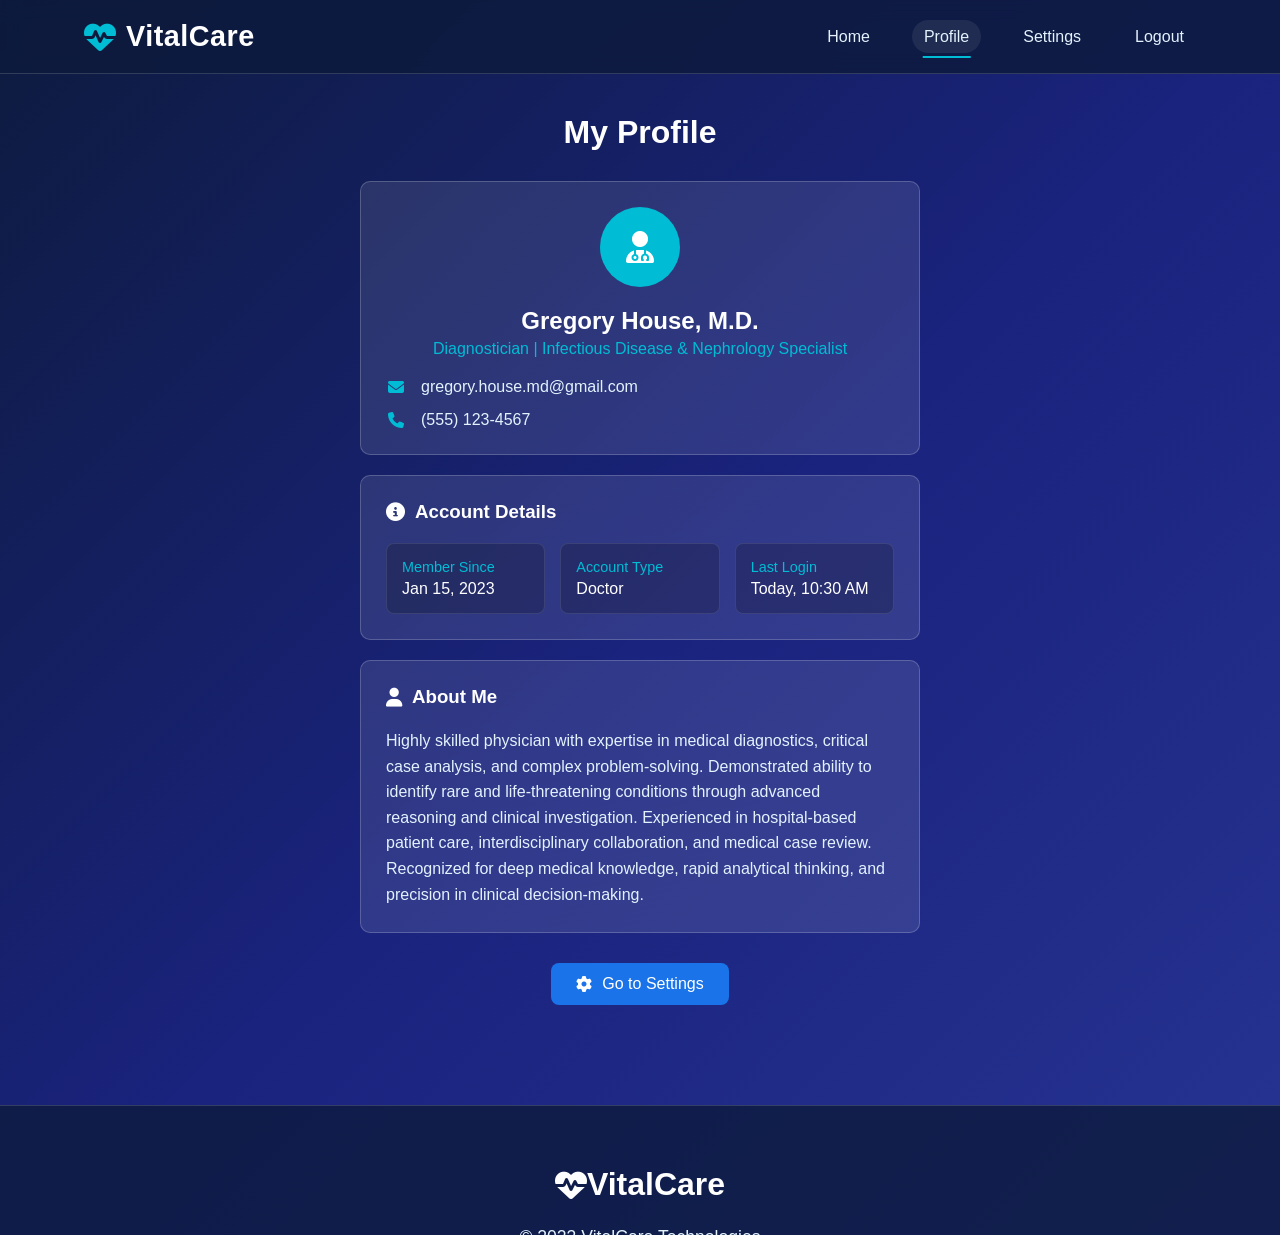
<file: manage-users.html>
<!doctype html>
<html lang="en">
  <head>
    <meta charset="UTF-8" />
    <meta name="viewport" content="width=device-width, initial-scale=1.0" />
    <title>VitalCare Technologies | Manage Users</title>

    <link rel="stylesheet" href="style.css" />

    <link
      rel="stylesheet"
      href="https://cdnjs.cloudflare.com/ajax/libs/font-awesome/6.4.0/css/all.min.css"
    />

    <link
      href="https://fonts.googleapis.com/css2?family=Montserrat:wght@400;500;600;700&family=Source+Sans+Pro:wght@300;400;600&display=swap"
      rel="stylesheet"
    />
  </head>

  <body onload="checkAdminAccess()">
    <!-- Background -->
    <div class="bg-bubbles">
      <div class="bubble bubble-1"></div>
      <div class="bubble bubble-2"></div>
      <div class="bubble bubble-3"></div>
      <div class="bubble bubble-4"></div>
      <div class="bubble bubble-5"></div>
    </div>

    <!-- Header -->
    <header class="header">
      <div class="container">
        <nav class="navbar">
          <div class="logo">
            <i class="fas fa-heartbeat"></i>
            <span class="logo-text"
              >Vital<span class="logo-highlight">Care</span>Tech</span
            >
          </div>

          <ul class="nav-menu">
            <li><a href="profile.html">Profile</a></li>
            <li><a href="admin.html">Admin</a></li>
            <li><a href="settings.html">Settings</a></li>
            <li><a href="index.html">Logout</a></li>
          </ul>
        </nav>
      </div>
    </header>

    <!-- Manage Users Section -->
    <section class="auth-section">
      <div class="container">
        <div class="auth-container">
          <div class="auth-header">
            <i class="fas fa-users-cog"></i>
            <h2 class="auth-title">Manage Users</h2>
            <p class="auth-subtitle">Add or remove users from the system</p>
          </div>

          <!-- User Table -->
          <div class="admin-card">
            <h3>User List</h3>

            <table class="admin-table">
              <thead>
                <tr>
                  <th>ID</th>
                  <th>Name</th>
                  <th>Email</th>
                  <th>Role</th>
                  <th>Action</th>
                </tr>
              </thead>

              <tbody id="userTable">
                <tr>
                  <td>1</td>
                  <td>Ana</td>
                  <td>ana@email.com</td>
                  <td>User</td>
                  <td>
                    <button class="delete-btn" onclick="deleteRow(this)">
                      <i class="fas fa-trash"></i>
                    </button>
                  </td>
                </tr>

                <tr>
                  <td>2</td>
                  <td>Juan</td>
                  <td>juan@email.com</td>
                  <td>User</td>
                  <td>
                    <button class="delete-btn" onclick="deleteRow(this)">
                      <i class="fas fa-trash"></i>
                    </button>
                  </td>
                </tr>
              </tbody>
            </table>
          </div>

          <br />

          <!-- Add User Form -->
          <div class="admin-card">
            <h3>Add New User</h3>

            <form id="addUserForm" class="admin-form">
              <input type="text" id="name" placeholder="Full Name" required />

              <input
                type="email"
                id="email"
                placeholder="Email Address"
                required
              />

              <select id="role">
                <option value="user">User</option>
                <option value="admin">Admin</option>
              </select>

              <button type="submit" class="auth-button">
                <i class="fas fa-user-plus"></i> Add User
              </button>
            </form>
          </div>
        </div>
      </div>
    </section>

    <footer class="footer">
      <div class="container">
        <p class="footer-text">VitalCare Technologies Admin Panel</p>
      </div>
    </footer>

    <script src="script.js"></script>
  </body>
</html>
</file>
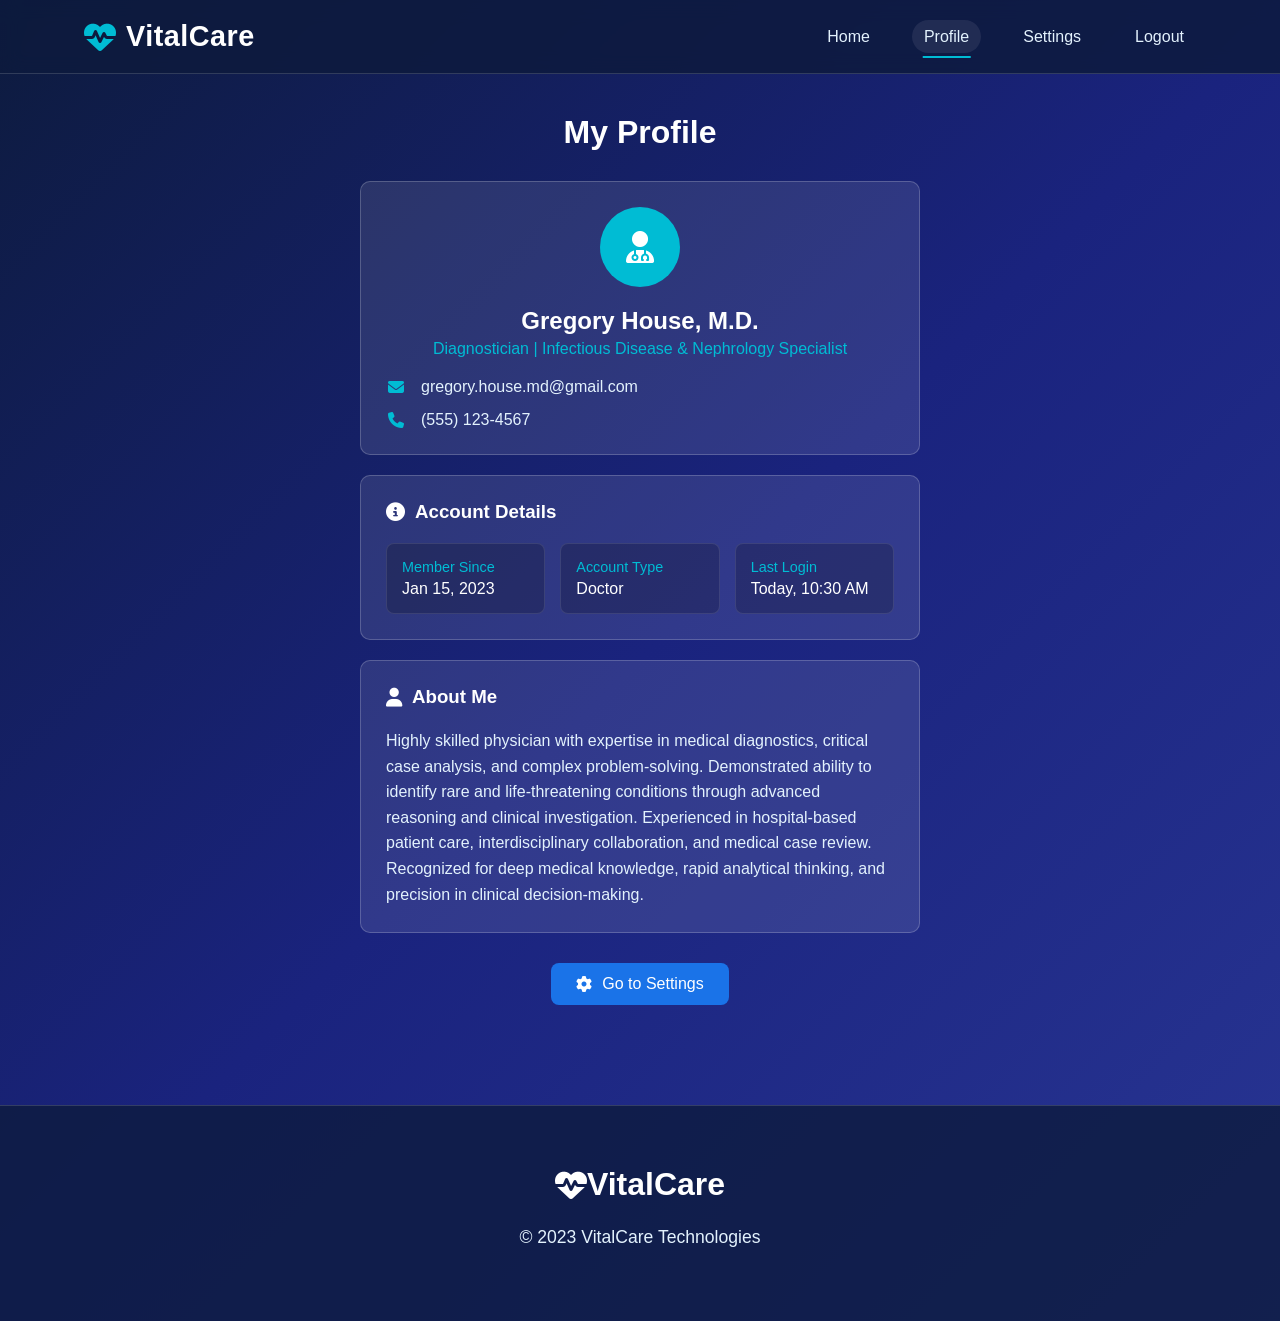
<file: profile.html>
<!doctype html>
<html lang="en">
  <head>
    <meta charset="UTF-8" />
    <meta name="viewport" content="width=device-width, initial-scale=1.0" />
    <title>VitalCare Technologies | My Profile</title>
    <link rel="stylesheet" href="style.css" />
    <link
      rel="stylesheet"
      href="https://cdnjs.cloudflare.com/ajax/libs/font-awesome/6.4.0/css/all.min.css"
    />
  </head>
  <body>
    <!-- Header/Navigation -->
    <header class="header">
      <div class="container">
        <nav class="navbar">
          <div class="logo">
            <i class="fas fa-heartbeat"></i>
            <span class="logo-text">VitalCare</span>
          </div>
          <ul class="nav-menu">
            <li><a href="index.html">Home</a></li>
            <li><a href="profile.html" class="active">Profile</a></li>
            <li><a href="settings.html">Settings</a></li>
            <li><a href="login.html">Logout</a></li>
          </ul>
        </nav>
      </div>
    </header>

    <!-- Profile Section -->
    <section class="profile-section">
      <div class="container">
        <div class="profile-container">
          <h1 class="profile-title">My Profile</h1>

          <!-- Profile Card -->
          <div class="simple-card">
            <div class="profile-avatar">
              <i class="fas fa-user-md"></i>
            </div>

            <div class="profile-info">
              <h2>Gregory House, M.D.</h2>
              <p class="profile-role">
                Diagnostician | Infectious Disease & Nephrology Specialist
              </p>

              <div class="profile-details">
                <div class="detail-row">
                  <i class="fas fa-envelope"></i>
                  <span>gregory.house.md@gmail.com</span>
                </div>

                <div class="detail-row">
                  <i class="fas fa-phone"></i>
                  <span>(555) 123-4567</span>
                </div>
              </div>
            </div>
          </div>

          <!-- Account Details -->
          <div class="simple-card">
            <h3><i class="fas fa-info-circle"></i> Account Details</h3>

            <div class="details-grid">
              <div class="detail-box">
                <div class="detail-label">Member Since</div>
                <div class="detail-value">Jan 15, 2023</div>
              </div>

              <div class="detail-box">
                <div class="detail-label">Account Type</div>
                <div class="detail-value">Doctor</div>
              </div>

              <div class="detail-box">
                <div class="detail-label">Last Login</div>
                <div class="detail-value">Today, 10:30 AM</div>
              </div>
            </div>
          </div>

          <!-- About Me -->
          <div class="simple-card">
            <h3><i class="fas fa-user"></i> About Me</h3>
            <p class="about-text">
              Highly skilled physician with expertise in medical diagnostics,
              critical case analysis, and complex problem-solving. Demonstrated
              ability to identify rare and life-threatening conditions through
              advanced reasoning and clinical investigation. Experienced in
              hospital-based patient care, interdisciplinary collaboration, and
              medical case review. Recognized for deep medical knowledge, rapid
              analytical thinking, and precision in clinical decision-making.
            </p>
          </div>

          <!-- Settings Link -->
          <div class="profile-actions">
            <a href="settings.html" class="action-button">
              <i class="fas fa-cog"></i> Go to Settings
            </a>
          </div>
        </div>
      </div>
    </section>

    <!-- Footer -->
    <footer class="footer">
      <div class="container">
        <div class="footer-content">
          <div class="footer-logo">
            <i class="fas fa-heartbeat"></i> VitalCare
          </div>
          <p class="footer-text">&copy; 2023 VitalCare Technologies</p>
        </div>
      </div>
    </footer>

    <style>
      /* Simplified Profile Styles */
      .profile-section {
        padding: 40px 0;
        min-height: 70vh;
      }

      .profile-container {
        max-width: 600px;
        margin: 0 auto;
        padding: 0 20px;
      }

      .profile-title {
        text-align: center;
        font-size: 2rem;
        margin-bottom: 30px;
        color: white;
      }

      .simple-card {
        background: rgba(255, 255, 255, 0.1);
        border-radius: 10px;
        padding: 25px;
        margin-bottom: 20px;
        border: 1px solid rgba(255, 255, 255, 0.2);
      }

      .simple-card h3 {
        color: white;
        margin-bottom: 20px;
        display: flex;
        align-items: center;
        gap: 10px;
      }

      .profile-avatar {
        width: 80px;
        height: 80px;
        background: #00bcd4;
        border-radius: 50%;
        display: flex;
        align-items: center;
        justify-content: center;
        margin: 0 auto 20px;
        font-size: 2rem;
        color: white;
      }

      .profile-info {
        text-align: center;
      }

      .profile-info h2 {
        color: white;
        margin-bottom: 5px;
        font-size: 1.5rem;
      }

      .profile-role {
        color: #00bcd4;
        margin-bottom: 20px;
      }

      .profile-details {
        display: flex;
        flex-direction: column;
        gap: 15px;
        margin-top: 20px;
      }

      .detail-row {
        display: flex;
        align-items: center;
        gap: 15px;
        color: #e3f2fd;
      }

      .detail-row i {
        color: #00bcd4;
        width: 20px;
      }

      .details-grid {
        display: grid;
        grid-template-columns: repeat(auto-fit, minmax(150px, 1fr));
        gap: 15px;
      }

      .detail-box {
        background: rgba(0, 0, 0, 0.2);
        padding: 15px;
        border-radius: 8px;
        border: 1px solid rgba(255, 255, 255, 0.1);
      }

      .detail-label {
        color: #00bcd4;
        font-size: 0.9rem;
        margin-bottom: 5px;
      }

      .detail-value {
        color: white;
        font-weight: 500;
      }

      .about-text {
        color: #e3f2fd;
        line-height: 1.6;
      }

      .profile-actions {
        text-align: center;
        margin-top: 30px;
      }

      .action-button {
        display: inline-block;
        background: #1a73e8;
        color: white;
        padding: 12px 25px;
        border-radius: 8px;
        text-decoration: none;
        font-weight: 500;
        display: inline-flex;
        align-items: center;
        gap: 10px;
        transition: background 0.3s;
      }

      .action-button:hover {
        background: #0d62d9;
      }

      /* Responsive */
      @media (max-width: 768px) {
        .profile-section {
          padding: 20px 0;
        }

        .profile-title {
          font-size: 1.5rem;
        }

        .details-grid {
          grid-template-columns: 1fr;
        }
      }
    </style>
  </body>
</html>
</file>
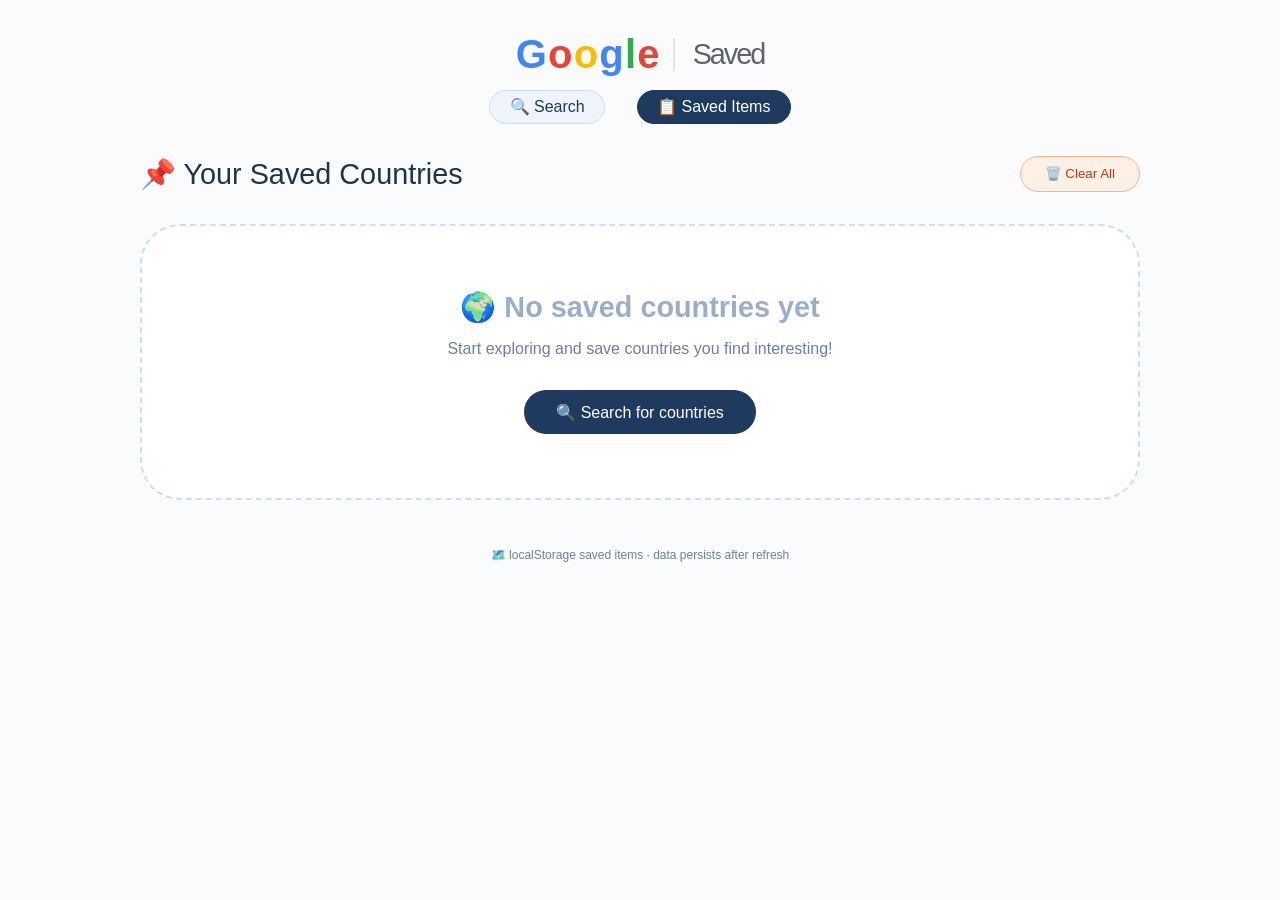
<file: saved.html>
<!doctype html>
<html lang="en">
  <head>
    <meta charset="UTF-8" />
    <meta name="viewport" content="width=device-width, initial-scale=1.0" />
    <title>Saved Countries · localStorage</title>
    <style>
      * {
        margin: 0;
        padding: 0;
        box-sizing: border-box;
        font-family: "Segoe UI", Roboto, Helvetica, Arial, sans-serif;
      }

      body {
        background: #f9fbfd;
        min-height: 100vh;
        display: flex;
        flex-direction: column;
        align-items: center;
        justify-content: flex-start;
        padding: 1.5rem 1rem;
      }

      .saved-container {
        max-width: 1000px;
        width: 100%;
      }

      /* Google-style logo (smaller) */
      .google-logo {
        display: flex;
        align-items: center;
        justify-content: center;
        gap: 0.2rem;
        font-size: 2.5rem;
        font-weight: 550;
        letter-spacing: -2px;
        margin: 0.5rem 0 0.8rem 0;
        flex-wrap: wrap;
      }
      .g-letter {
        color: #4285f4;
      }
      .o1-letter {
        color: #ea4335;
      }
      .o2-letter {
        color: #fbbc05;
      }
      .g2-letter {
        color: #4285f4;
      }
      .l-letter {
        color: #34a853;
      }
      .e-letter {
        color: #ea4335;
      }
      .country-text {
        font-size: 1.8rem;
        font-weight: 400;
        color: #5f6368;
        margin-left: 12px;
        border-left: 2px solid #dfe4e9;
        padding-left: 18px;
      }

      .nav-links {
        display: flex;
        justify-content: center;
        gap: 2rem;
        margin: 0.5rem 0 2rem 0;
      }
      .nav-links a {
        color: #1a3b5c;
        text-decoration: none;
        font-weight: 500;
        padding: 0.4rem 1.2rem;
        border-radius: 40px;
        background: #eef3fc;
        border: 1px solid #cddff5;
        transition: 0.2s;
      }
      .nav-links a:hover {
        background: #dae6f8;
        border-color: #7b9fd0;
      }
      .nav-links a.active {
        background: #1e3a5f;
        color: white;
        border-color: #1e3a5f;
      }

      .saved-header {
        display: flex;
        justify-content: space-between;
        align-items: center;
        margin-bottom: 2rem;
        flex-wrap: wrap;
        gap: 1rem;
      }
      .saved-header h2 {
        font-size: 1.8rem;
        color: #1f344b;
        font-weight: 450;
      }
      .clear-btn {
        background: #fff0e5;
        border: 1px solid #ffb08c;
        color: #b13e12;
        padding: 0.6rem 1.5rem;
        border-radius: 40px;
        font-weight: 500;
        cursor: pointer;
        transition: 0.15s;
      }
      .clear-btn:hover {
        background: #ffe0d1;
        border-color: #ff8c5a;
      }

      /* saved items grid */
      .saved-grid {
        display: grid;
        grid-template-columns: repeat(auto-fill, minmax(300px, 1fr));
        gap: 1.5rem;
        margin-top: 1rem;
      }

      .saved-card {
        background: white;
        border-radius: 24px;
        padding: 1.3rem;
        box-shadow: 0 5px 20px rgba(0, 20, 40, 0.06);
        border: 1px solid #e5eef8;
        transition: transform 0.2s;
        position: relative;
      }
      .saved-card:hover {
        transform: translateY(-4px);
        box-shadow: 0 12px 28px rgba(0, 20, 40, 0.12);
      }

      .card-header {
        display: flex;
        gap: 1rem;
        align-items: center;
        margin-bottom: 1rem;
      }
      .card-flag {
        width: 60px;
        height: 45px;
        object-fit: cover;
        border-radius: 10px;
        border: 2px solid white;
        box-shadow: 0 4px 8px rgba(0, 0, 0, 0.05);
      }
      .flag-placeholder-small {
        width: 60px;
        height: 45px;
        background: #dae5f2;
        border-radius: 10px;
        display: flex;
        align-items: center;
        justify-content: center;
        font-size: 0.8rem;
        color: #2d4f78;
      }
      .card-title {
        flex: 1;
      }
      .card-title h3 {
        font-size: 1.2rem;
        color: #1e3a5f;
        margin-bottom: 0.2rem;
      }
      .card-title .official {
        font-size: 0.75rem;
        color: #6f7f99;
      }

      .card-details {
        display: grid;
        grid-template-columns: 1fr 1fr;
        gap: 0.8rem;
        margin: 1rem 0;
        background: #f8fafd;
        padding: 1rem;
        border-radius: 16px;
        font-size: 0.9rem;
      }
      .detail-item {
        display: flex;
        flex-direction: column;
      }
      .detail-label {
        font-size: 0.7rem;
        color: #5c6f88;
        text-transform: uppercase;
        letter-spacing: 0.3px;
      }
      .detail-value {
        font-weight: 500;
        color: #101f31;
      }

      .card-footer {
        display: flex;
        justify-content: space-between;
        align-items: center;
        margin-top: 0.8rem;
        font-size: 0.8rem;
        color: #8a9bb0;
      }
      .remove-btn {
        background: none;
        border: 1px solid #ffb08c;
        color: #b13e12;
        padding: 0.4rem 1rem;
        border-radius: 30px;
        font-size: 0.85rem;
        cursor: pointer;
        transition: 0.15s;
      }
      .remove-btn:hover {
        background: #ffe0d1;
        border-color: #ff8c5a;
      }

      .empty-state {
        text-align: center;
        padding: 4rem 2rem;
        background: white;
        border-radius: 40px;
        border: 2px dashed #cddff5;
      }
      .empty-state h3 {
        font-size: 1.8rem;
        color: #9aaec9;
        margin-bottom: 1rem;
      }
      .empty-state p {
        color: #6f7f99;
        margin-bottom: 2rem;
      }
      .empty-state a {
        background: #1e3a5f;
        color: white;
        text-decoration: none;
        padding: 0.8rem 2rem;
        border-radius: 40px;
        display: inline-block;
      }

      .hidden {
        display: none !important;
      }

      .toast {
        position: fixed;
        bottom: 2rem;
        right: 2rem;
        background: #34a853;
        color: white;
        padding: 1rem 2rem;
        border-radius: 50px;
        box-shadow: 0 4px 15px rgba(52, 168, 83, 0.3);
        animation: slideIn 0.3s;
        z-index: 1000;
      }
      @keyframes slideIn {
        from {
          transform: translateX(100%);
          opacity: 0;
        }
        to {
          transform: translateX(0);
          opacity: 1;
        }
      }

      footer {
        margin-top: 3rem;
        font-size: 0.75rem;
        color: #6f7f99;
        text-align: center;
      }
    </style>
  </head>
  <body>
    <div class="saved-container">
      <!-- Google-style logo -->
      <div class="google-logo">
        <span class="g-letter">G</span>
        <span class="o1-letter">o</span>
        <span class="o2-letter">o</span>
        <span class="g2-letter">g</span>
        <span class="l-letter">l</span>
        <span class="e-letter">e</span>
        <span class="country-text">Saved</span>
      </div>

      <!-- navigation -->
      <div class="nav-links">
        <a href="countryinfoapi.html">🔍 Search</a>
        <a href="#" class="active">📋 Saved Items</a>
      </div>

      <!-- saved items header -->
      <div class="saved-header">
        <h2>📌 Your Saved Countries</h2>
        <button class="clear-btn" id="clearAllBtn">🗑️ Clear All</button>
      </div>

      <!-- saved items grid -->
      <div id="savedGrid" class="saved-grid"></div>

      <!-- empty state -->
      <div id="emptyState" class="empty-state hidden">
        <h3>🌍 No saved countries yet</h3>
        <p>Start exploring and save countries you find interesting!</p>
        <a href="countryinfoapi.html">🔍 Search for countries</a>
      </div>

      <!-- toast notification -->
      <div id="toast" class="toast hidden"></div>

      <footer>🗺️ localStorage saved items · data persists after refresh</footer>
    </div>

    <script>
      (function () {
        const savedGrid = document.getElementById("savedGrid");
        const emptyState = document.getElementById("emptyState");
        const clearAllBtn = document.getElementById("clearAllBtn");
        const toast = document.getElementById("toast");

        // show toast message
        function showToast(message, type = "success") {
          toast.textContent = message;
          toast.style.background = type === "success" ? "#34A853" : "#EA4335";
          toast.classList.remove("hidden");
          setTimeout(() => {
            toast.classList.add("hidden");
          }, 3000);
        }

        // load and display saved countries
        function loadSavedItems() {
          const saved = localStorage.getItem("savedCountries");
          const countries = saved ? JSON.parse(saved) : [];

          if (countries.length === 0) {
            savedGrid.innerHTML = "";
            emptyState.classList.remove("hidden");
            return;
          }

          emptyState.classList.add("hidden");

          // sort by saved date (newest first)
          countries.sort((a, b) => new Date(b.savedAt) - new Date(a.savedAt));

          let html = "";
          countries.forEach((country, index) => {
            const savedDate = new Date(country.savedAt).toLocaleDateString();

            html += `
                    <div class="saved-card" data-index="${index}">
                        <div class="card-header">
                            ${
                              country.flag
                                ? `<img src="${country.flag}" alt="${country.flagAlt}" class="card-flag">`
                                : `<div class="flag-placeholder-small">🏳️</div>`
                            }
                            <div class="card-title">
                                <h3>${country.name}</h3>
                                <div class="official">${country.officialName || ""}</div>
                            </div>
                        </div>
                        <div class="card-details">
                            <div class="detail-item">
                                <span class="detail-label">capital</span>
                                <span class="detail-value">${country.capital || "N/A"}</span>
                            </div>
                            <div class="detail-item">
                                <span class="detail-label">region</span>
                                <span class="detail-value">${country.region || "N/A"}</span>
                            </div>
                            <div class="detail-item">
                                <span class="detail-label">population</span>
                                <span class="detail-value">${country.population?.toLocaleString() || "N/A"}</span>
                            </div>
                            <div class="detail-item">
                                <span class="detail-label">currency</span>
                                <span class="detail-value">${country.currency || "N/A"}</span>
                            </div>
                        </div>
                        <div class="card-footer">
                            <span>saved: ${savedDate}</span>
                            <button class="remove-btn" onclick="removeCountry('${country.id}')">✕ Remove</button>
                        </div>
                    </div>
                `;
          });

          savedGrid.innerHTML = html;
        }

        // remove a specific country
        window.removeCountry = function (countryId) {
          const saved = localStorage.getItem("savedCountries");
          if (!saved) return;

          let countries = JSON.parse(saved);
          const countryToRemove = countries.find((c) => c.id === countryId);
          countries = countries.filter((c) => c.id !== countryId);

          localStorage.setItem("savedCountries", JSON.stringify(countries));
          loadSavedItems();
          showToast(
            `✅ Removed ${countryToRemove?.name || "country"} from saved`,
          );
        };

        // clear all saved items
        clearAllBtn.addEventListener("click", () => {
          if (confirm("Are you sure you want to remove all saved countries?")) {
            localStorage.removeItem("savedCountries");
            loadSavedItems();
            showToast("🗑️ All saved countries cleared");
          }
        });

        // initial load
        loadSavedItems();
      })();
    </script>
  </body>
</html>
</file>
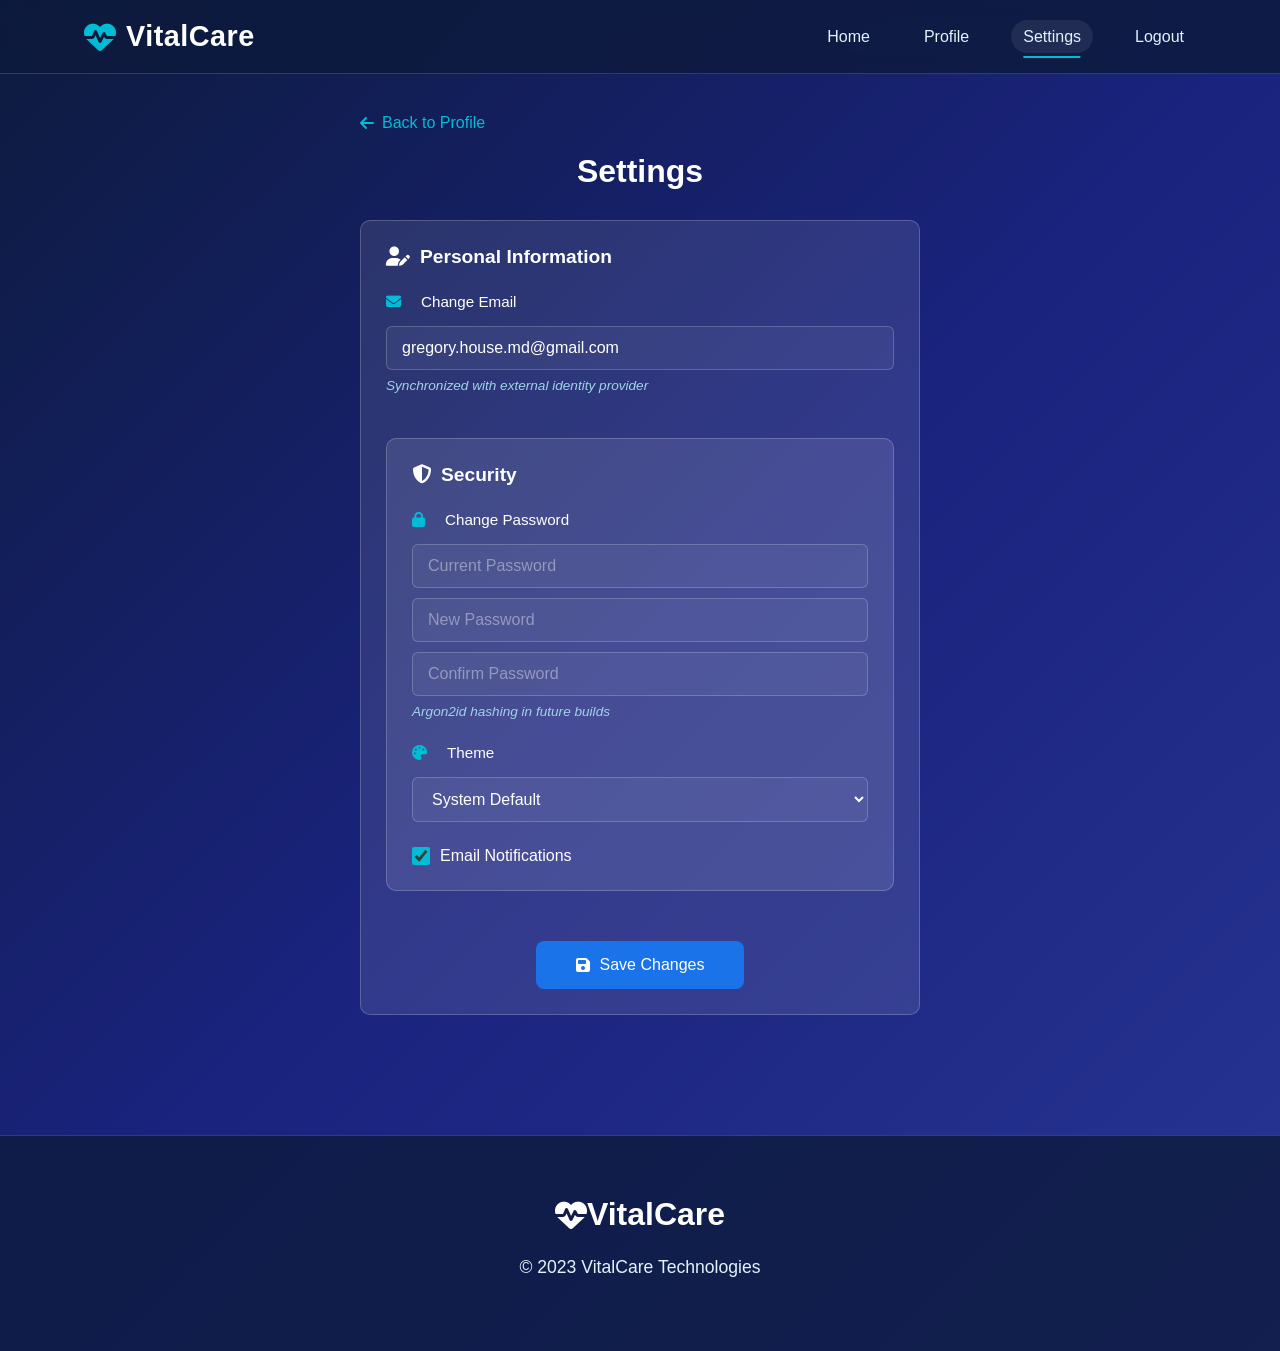
<file: settings.html>
<!doctype html>
<html lang="en">
  <head>
    <meta charset="UTF-8" />
    <meta name="viewport" content="width=device-width, initial-scale=1.0" />
    <title>VitalCare Technologies | Settings</title>
    <link rel="stylesheet" href="style.css" />
    <link
      rel="stylesheet"
      href="https://cdnjs.cloudflare.com/ajax/libs/font-awesome/6.4.0/css/all.min.css"
    />
  </head>
  <body>
    <!-- Header/Navigation -->
    <header class="header">
      <div class="container">
        <nav class="navbar">
          <div class="logo">
            <i class="fas fa-heartbeat"></i>
            <span class="logo-text">VitalCare</span>
          </div>
          <ul class="nav-menu">
            <li><a href="index.html">Home</a></li>
            <li><a href="profile.html">Profile</a></li>
            <li><a href="settings.html" class="active">Settings</a></li>
            <li><a href="login.html">Logout</a></li>
          </ul>
        </nav>
      </div>
    </header>

    <!-- Settings Section -->
    <section class="settings-section">
      <div class="container">
        <div class="settings-container">
          <!-- Back Button -->
          <div class="back-nav">
            <a href="profile.html" class="back-link">
              <i class="fas fa-arrow-left"></i> Back to Profile
            </a>
          </div>

          <h1 class="settings-title">Settings</h1>

          <!-- Settings Form -->
          <div class="simple-card">
            <h3><i class="fas fa-user-edit"></i> Personal Information</h3>

            <form class="settings-form">
              <!-- Email -->
              <div class="form-group">
                <label for="email">
                  <i class="fas fa-envelope"></i> Change Email
                </label>
                <input
                  type="email"
                  id="email"
                  value="gregory.house.md@gmail.com"
                />
                <small class="form-note"
                  >Synchronized with external identity provider</small
                >
              </div>

          <!-- Security Settings -->
          <div class="simple-card">
            <h3><i class="fas fa-shield-alt"></i> Security</h3>

            <form class="settings-form">
              <!-- Password -->
              <div class="form-group">
                <label for="password">
                  <i class="fas fa-lock"></i> Change Password
                </label>
                <div class="password-group">
                  <input
                    type="password"
                    id="current-password"
                    placeholder="Current Password"
                  />
                  <input
                    type="password"
                    id="new-password"
                    placeholder="New Password"
                  />
                  <input
                    type="password"
                    id="confirm-password"
                    placeholder="Confirm Password"
                  />
                </div>
                <small class="form-note"
                  >Argon2id hashing in future builds</small
                >
              </div>

              <!-- Theme -->
              <div class="form-group">
                <label for="theme">
                  <i class="fas fa-palette"></i> Theme
                </label>
                <select id="theme">
                  <option value="auto">System Default</option>
                </select>
              </div>

              <!-- Notifications -->
              <div class="checkbox-group">
                <label>
                  <input type="checkbox" checked />
                  <span>Email Notifications</span>
                </label>
              </div>
            </form>
          </div>

          <!-- Save Button -->
          <div class="settings-actions">
            <button
              class="save-button"
              onclick="alert('Settings saved! (UI demo)')"
            >
              <i class="fas fa-save"></i> Save Changes
            </button>
          </div>
        </div>
      </div>
    </section>

    <!-- Footer -->
    <footer class="footer">
      <div class="container">
        <div class="footer-content">
          <div class="footer-logo">
            <i class="fas fa-heartbeat"></i> VitalCare
          </div>
          <p class="footer-text">&copy; 2023 VitalCare Technologies</p>
        </div>
      </div>
    </footer>

    <style>
      /* Simplified Settings Styles */
      .settings-section {
        padding: 40px 0;
        min-height: 70vh;
      }

      .settings-container {
        max-width: 600px;
        margin: 0 auto;
        padding: 0 20px;
      }

      .back-nav {
        margin-bottom: 20px;
      }

      .back-link {
        color: #00bcd4;
        text-decoration: none;
        display: inline-flex;
        align-items: center;
        gap: 8px;
        font-weight: 500;
      }

      .back-link:hover {
        text-decoration: underline;
      }

      .settings-title {
        text-align: center;
        font-size: 2rem;
        margin-bottom: 30px;
        color: white;
      }

      .simple-card {
        background: rgba(255, 255, 255, 0.1);
        border-radius: 10px;
        padding: 25px;
        margin-bottom: 20px;
        border: 1px solid rgba(255, 255, 255, 0.2);
      }

      .simple-card h3 {
        color: white;
        margin-bottom: 25px;
        display: flex;
        align-items: center;
        gap: 10px;
        font-size: 1.2rem;
      }

      .settings-form {
        display: flex;
        flex-direction: column;
        gap: 20px;
      }

      .form-group {
        display: flex;
        flex-direction: column;
        gap: 8px;
      }

      .form-group label {
        color: white;
        font-weight: 500;
        display: flex;
        align-items: center;
        gap: 10px;
      }

      .form-group input,
      .form-group textarea,
      .form-group select {
        padding: 12px 15px;
        background: rgba(255, 255, 255, 0.05);
        border: 1px solid rgba(255, 255, 255, 0.2);
        border-radius: 6px;
        color: white;
        font-size: 1rem;
      }

      .form-group input:focus,
      .form-group textarea:focus,
      .form-group select:focus {
        outline: none;
        border-color: #00bcd4;
      }

      .form-group textarea {
        resize: vertical;
        min-height: 60px;
        font-family: inherit;
      }

      .form-note {
        color: #a0d2e8;
        font-size: 0.85rem;
        font-style: italic;
      }

      .password-group {
        display: flex;
        flex-direction: column;
        gap: 10px;
      }

      .checkbox-group {
        margin-top: 10px;
      }

      .checkbox-group label {
        display: flex;
        align-items: center;
        gap: 10px;
        color: white;
        cursor: pointer;
      }

      .checkbox-group input[type="checkbox"] {
        width: 18px;
        height: 18px;
        accent-color: #00bcd4;
      }

      .settings-actions {
        text-align: center;
        margin-top: 30px;
      }

      .save-button {
        background: #1a73e8;
        color: white;
        border: none;
        padding: 15px 40px;
        border-radius: 8px;
        font-size: 1rem;
        font-weight: 500;
        cursor: pointer;
        display: inline-flex;
        align-items: center;
        gap: 10px;
        transition: background 0.3s;
      }

      .save-button:hover {
        background: #0d62d9;
      }

      /* Responsive */
      @media (max-width: 768px) {
        .settings-section {
          padding: 20px 0;
        }

        .settings-title {
          font-size: 1.5rem;
        }

        .simple-card {
          padding: 20px;
        }
      }
    </style>
  </body>
</html>
</file>
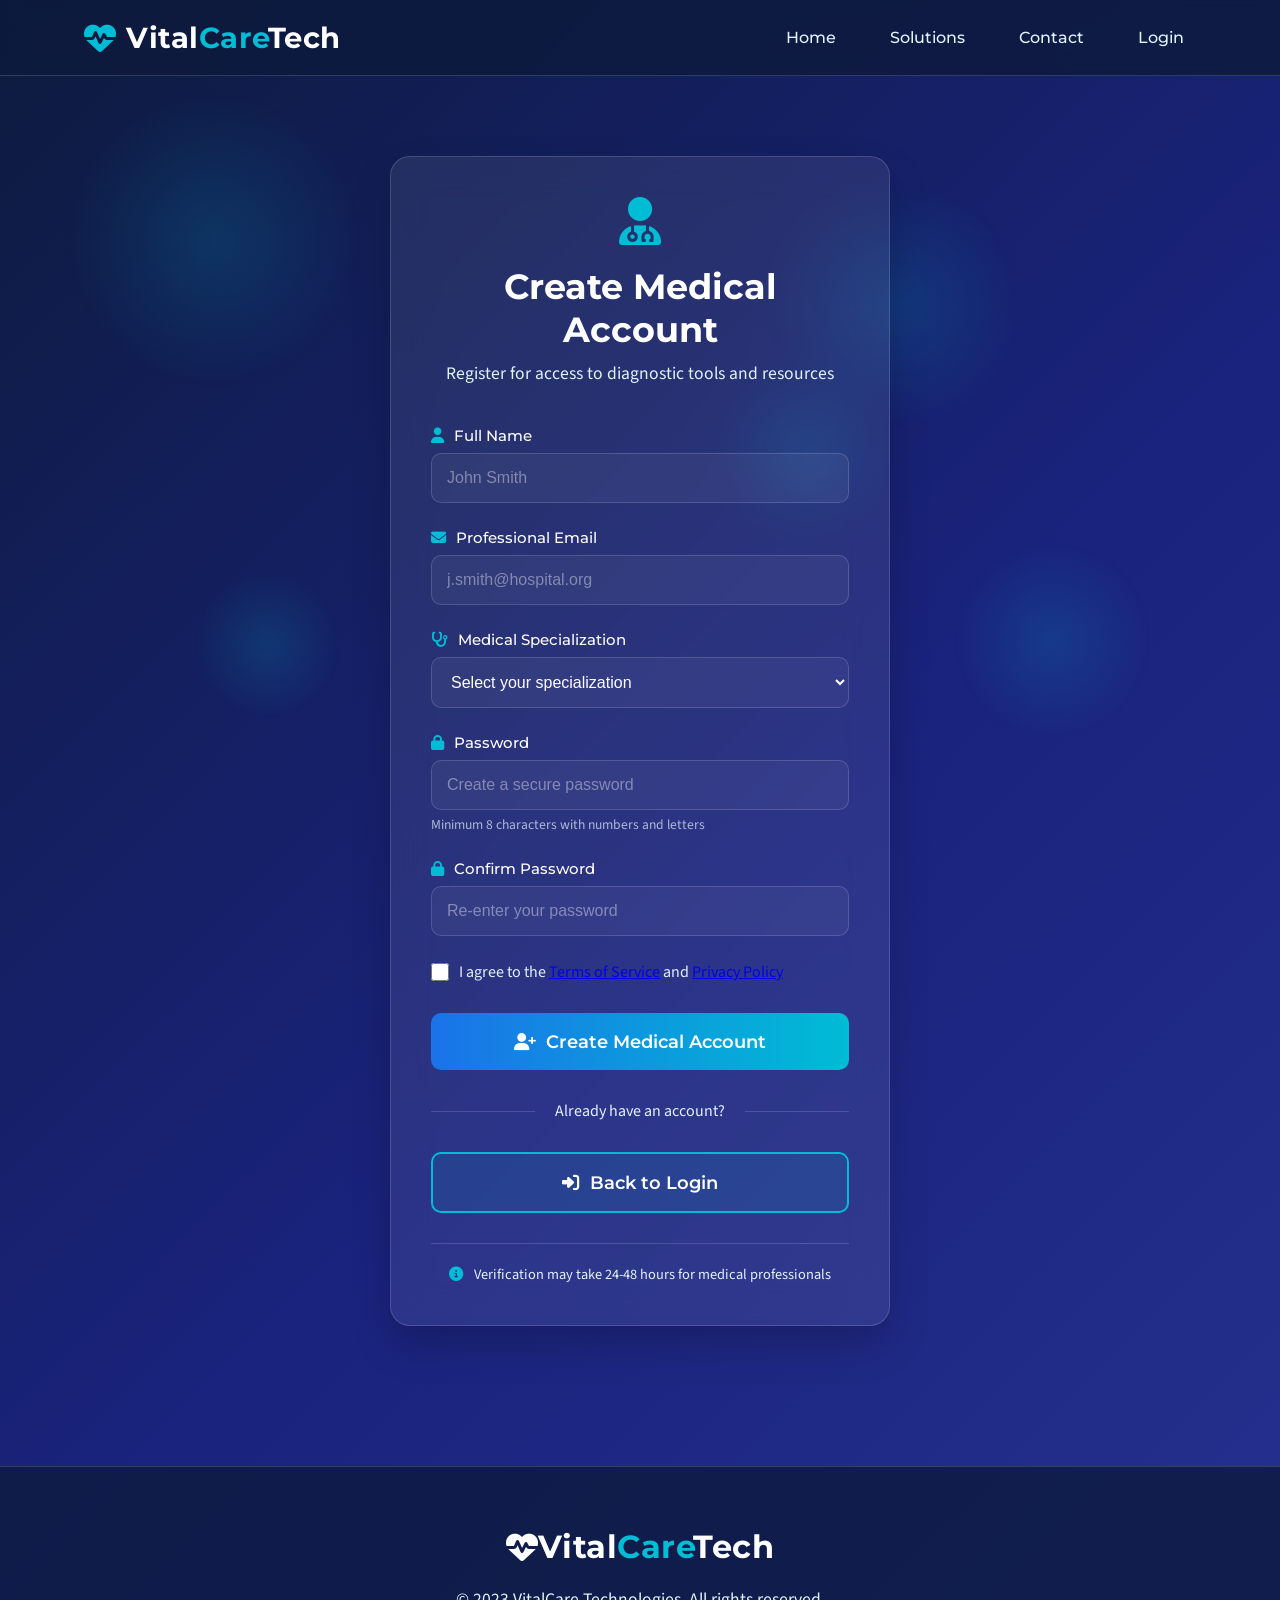
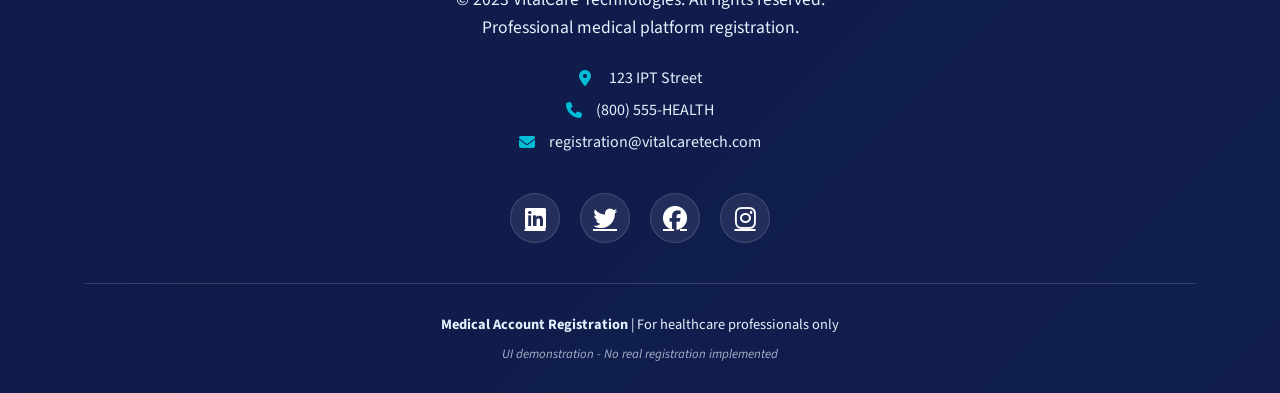
<file: signup.html>
<!doctype html>
<html lang="en">
  <head>
    <meta charset="UTF-8" />
    <meta name="viewport" content="width=device-width, initial-scale=1.0" />
    <title>VitalCare Technologies | Sign Up</title>
    <link rel="stylesheet" href="style.css" />
    <link
      rel="stylesheet"
      href="https://cdnjs.cloudflare.com/ajax/libs/font-awesome/6.4.0/css/all.min.css"
    />
    <link
      href="https://fonts.googleapis.com/css2?family=Montserrat:wght@400;500;600;700&family=Source+Sans+Pro:wght@300;400;600&display=swap"
      rel="stylesheet"
    />
  </head>
  <body>
    <!-- Animated Background Elements -->
    <div class="bg-bubbles">
      <div class="bubble bubble-1"></div>
      <div class="bubble bubble-2"></div>
      <div class="bubble bubble-3"></div>
      <div class="bubble bubble-4"></div>
      <div class="bubble bubble-5"></div>
    </div>

    <!-- Header/Navigation -->
    <header class="header">
      <div class="container">
        <nav class="navbar">
          <div class="logo">
            <i class="fas fa-heartbeat"></i>
            <span class="logo-text"
              >Vital<span class="logo-highlight">Care</span>Tech</span
            >
          </div>
          <ul class="nav-menu">
            <li><a href="index.html">Home</a></li>
            <li><a href="index.html#solutions">Solutions</a></li>
            <li><a href="index.html#contact">Contact</a></li>
            <li><a href="login.html">Login</a></li>
          </ul>
        </nav>
      </div>
    </header>

    <!-- Signup Section -->
    <section class="auth-section">
      <div class="container">
        <div class="auth-container">
          <div class="auth-header">
            <i class="fas fa-user-md"></i>
            <h2 class="auth-title">Create Medical Account</h2>
            <p class="auth-subtitle">
              Register for access to diagnostic tools and resources
            </p>
          </div>

          <form class="auth-form">
            <div class="form-group">
              <label for="fullname">
                <i class="fas fa-user"></i> Full Name
              </label>
              <input
                type="text"
                id="fullname"
                placeholder="John Smith"
                required
              />
            </div>

            <div class="form-group">
              <label for="email">
                <i class="fas fa-envelope"></i> Professional Email
              </label>
              <input
                type="email"
                id="email"
                placeholder="j.smith@hospital.org"
                required
              />
            </div>

            <div class="form-group">
              <label for="specialization">
                <i class="fas fa-stethoscope"></i> Medical Specialization
              </label>
              <select id="specialization" required>
                <option value="">Select your specialization</option>
                <option value="cardiology">Cardiology</option>
                <option value="radiology">Radiology</option>
                <option value="oncology">Oncology</option>
                <option value="neurology">Neurology</option>
                <option value="general">General Practice</option>
                <option value="lab">Laboratory Technician</option>
                <option value="research">Medical Researcher</option>
                <option value="none">None</option>
              </select>
            </div>

            <div class="form-group">
              <label for="password">
                <i class="fas fa-lock"></i> Password
              </label>
              <input
                type="password"
                id="password"
                placeholder="Create a secure password"
                required
              />
              <small class="password-hint"
                >Minimum 8 characters with numbers and letters</small
              >
            </div>

            <div class="form-group">
              <label for="confirm-password">
                <i class="fas fa-lock"></i> Confirm Password
              </label>
              <input
                type="password"
                id="confirm-password"
                placeholder="Re-enter your password"
                required
              />
            </div>

            <div class="form-options">
              <label class="checkbox">
                <input type="checkbox" required />
                <span
                  >I agree to the <a href="#">Terms of Service</a> and
                  <a href="#">Privacy Policy</a></span
                >
              </label>
            </div>

            <button type="submit" class="auth-button">
              <i class="fas fa-user-plus"></i> Create Medical Account
            </button>

            <div class="auth-divider">
              <span>Already have an account?</span>
            </div>

            <a href="login.html" class="auth-link-button secondary">
              <i class="fas fa-sign-in-alt"></i> Back to Login
            </a>

            <p class="auth-note">
              <i class="fas fa-info-circle"></i>
              Verification may take 24-48 hours for medical professionals
            </p>
          </form>
        </div>
      </div>
    </section>

    <!-- Footer -->
    <footer class="footer">
      <div class="container">
        <div class="footer-content">
          <div class="footer-logo">
            <i class="fas fa-heartbeat"></i>
            <span class="logo-text"
              >Vital<span class="logo-highlight">Care</span>Tech</span
            >
          </div>
          <p class="footer-text">
            &copy; 2023 VitalCare Technologies. All rights reserved.<br />
            Professional medical platform registration.
          </p>
          <div class="footer-contact">
            <div class="contact-info">
              <p><i class="fas fa-map-marker-alt"></i> 123 IPT Street</p>
              <p><i class="fas fa-phone"></i> (800) 555-HEALTH</p>
              <p>
                <i class="fas fa-envelope"></i> registration@vitalcaretech.com
              </p>
            </div>
          </div>
          <div class="footer-social">
            <a href="#" class="social-link"><i class="fab fa-linkedin"></i></a>
            <a href="#" class="social-link"><i class="fab fa-twitter"></i></a>
            <a href="#" class="social-link"><i class="fab fa-facebook"></i></a>
            <a href="#" class="social-link"><i class="fab fa-instagram"></i></a>
          </div>
        </div>
        <div class="footer-note">
          <p>
            <strong>Medical Account Registration</strong> | For healthcare
            professionals only
          </p>
          <p class="tech-note">
            UI demonstration - No real registration implemented
          </p>
        </div>
      </div>
    </footer>

    <!-- Simple form validation -->
    <script>
      document
        .querySelector(".auth-form")
        .addEventListener("submit", function (e) {
          e.preventDefault();
          const password = document.getElementById("password").value;
          const confirmPassword =
            document.getElementById("confirm-password").value;

          if (password !== confirmPassword) {
            alert("Passwords do not match!");
            return;
          }

          alert(
            "Account created successfully! (UI demo - no real registration)",
          );
        });
    </script>
  </body>
</html>
</file>
<file: style.css>
/* VitalCare Technologies */
* {
  margin: 0;
  padding: 0;
  box-sizing: border-box;
}

:root {
  --primary-blue: #1a73e8;
  --secondary-blue: #0d47a1;
  --accent-teal: #00bcd4;
  --accent-green: #4caf50;
  --medical-red: #e53935;
  --glass-bg: rgba(255, 255, 255, 0.08);
  --glass-border: rgba(255, 255, 255, 0.15);
  --text-light: #ffffff;
  --text-dim: #e3f2fd;
  --shadow-color: rgba(26, 115, 232, 0.2);
  --gradient-bg: linear-gradient(135deg, #0d1b3e, #1a237e, #283593);
  --gradient-medical: linear-gradient(135deg, #0d47a1, #1565c0, #1e88e5);
}

body {
  font-family: "Source Sans Pro", sans-serif;
  background: var(--gradient-bg);
  color: var(--text-light);
  min-height: 100vh;
  overflow-x: hidden;
  position: relative;
}

/* Animated Background Bubbles - Medical Theme */
.bg-bubbles {
  position: fixed;
  top: 0;
  left: 0;
  width: 100%;
  height: 100%;
  z-index: -1;
  overflow: hidden;
}

.bubble {
  position: absolute;
  border-radius: 50%;
  background: radial-gradient(
    circle,
    rgba(0, 188, 212, 0.15) 0%,
    rgba(13, 71, 161, 0) 70%
  );
  animation: float infinite linear;
}

.bubble-1 {
  width: 300px;
  height: 300px;
  top: 10%;
  left: 5%;
  animation-name: float-1;
}

.bubble-2 {
  width: 200px;
  height: 200px;
  top: 60%;
  right: 10%;
  animation-name: float-2;
}

.bubble-3 {
  width: 150px;
  height: 150px;
  bottom: 20%;
  left: 15%;
  animation-name: float-3;
}

.bubble-4 {
  width: 250px;
  height: 250px;
  top: 20%;
  right: 20%;
  animation-name: float-4;
}

.bubble-5 {
  width: 180px;
  height: 180px;
  bottom: 40%;
  right: 30%;
  animation-name: float-5;
}

@keyframes float-1 {
  0%,
  100% {
    transform: translateY(0) translateX(0);
  }
  50% {
    transform: translateY(-20px) translateX(10px);
  }
}

@keyframes float-2 {
  0%,
  100% {
    transform: translateY(0) translateX(0);
  }
  50% {
    transform: translateY(15px) translateX(-15px);
  }
}

@keyframes float-3 {
  0%,
  100% {
    transform: translateY(0) translateX(0);
  }
  50% {
    transform: translateY(-15px) translateX(-10px);
  }
}

@keyframes float-4 {
  0%,
  100% {
    transform: translateY(0) translateX(0);
  }
  50% {
    transform: translateY(10px) translateX(15px);
  }
}

@keyframes float-5 {
  0%,
  100% {
    transform: translateY(0) translateX(0);
  }
  50% {
    transform: translateY(-10px) translateX(5px);
  }
}

/* Container */
.container {
  width: 90%;
  max-width: 1200px;
  margin: 0 auto;
  padding: 0 20px;
}

/* Header */
.header {
  padding: 20px 0;
  backdrop-filter: blur(10px);
  background: rgba(13, 27, 62, 0.85);
  border-bottom: 1px solid var(--glass-border);
  position: sticky;
  top: 0;
  z-index: 1000;
}

.navbar {
  display: flex;
  justify-content: space-between;
  align-items: center;
}

.logo {
  display: flex;
  align-items: center;
  font-size: 1.8rem;
  font-weight: 700;
  font-family: "Montserrat", sans-serif;
}

.logo i {
  color: var(--accent-teal);
  margin-right: 10px;
  font-size: 2rem;
}

.logo-text {
  letter-spacing: 0.5px;
}

.logo-highlight {
  color: var(--accent-teal);
}

.nav-menu {
  display: flex;
  list-style: none;
}

.nav-menu li {
  margin-left: 30px;
}

.nav-menu a {
  color: var(--text-dim);
  text-decoration: none;
  font-weight: 500;
  transition: all 0.3s ease;
  padding: 8px 12px;
  border-radius: 20px;
  font-family: "Montserrat", sans-serif;
  position: relative;
}

.nav-menu a:hover {
  color: var(--text-light);
  background: var(--glass-bg);
}

.nav-menu a::after {
  content: "";
  position: absolute;
  bottom: -5px;
  left: 50%;
  transform: translateX(-50%);
  width: 0;
  height: 2px;
  background: var(--accent-teal);
  transition: width 0.3s ease;
}

.nav-menu a:hover::after {
  width: 70%;
}

/* Hero Section */
.hero {
  padding: 100px 0 80px;
}

.hero-content {
  display: flex;
  align-items: center;
  justify-content: center;
  flex-wrap: wrap;
  text-align: center;
}

.hero-text {
  display: flex;
  flex-direction: column;
  align-items: center;
  padding-right: 0;
  max-width: 800px;
  margin: 0 auto;
}

.hero-title {
  font-family: "Montserrat", sans-serif;
  font-size: 3.2rem;
  font-weight: 700;
  margin-bottom: 20px;
  line-height: 1.2;
}

.highlight {
  color: var(--accent-teal);
  position: relative;
}

.highlight::after {
  content: "";
  position: absolute;
  bottom: 5px;
  left: 0;
  width: 100%;
  height: 5px;
  background: linear-gradient(
    90deg,
    transparent,
    var(--accent-teal),
    transparent
  );
  z-index: -1;
  opacity: 0.5;
}

.hero-description {
  font-size: 1.2rem;
  line-height: 1.6;
  margin-bottom: 30px;
  color: var(--text-dim);
  max-width: 600px;
  margin-left: auto;
  margin-right: auto;
  text-align: center;
}

.hero-buttons {
  display: flex;
  flex-wrap: wrap;
  gap: 20px;
  margin-top: 40px;
  margin-bottom: 40px;
  justify-content: center;
}

.cta-button,
.secondary-button {
  padding: 15px 30px;
  border: none;
  border-radius: 8px;
  font-family: "Montserrat", sans-serif;
  font-weight: 600;
  font-size: 1.1rem;
  cursor: pointer;
  display: flex;
  align-items: center;
  justify-content: center;
  transition: all 0.3s ease;
  position: relative;
  overflow: hidden;
}

.cta-button {
  background: linear-gradient(90deg, var(--primary-blue), var(--accent-teal));
  color: white;
  box-shadow: 0 5px 20px var(--shadow-color);
}

.cta-button:hover {
  transform: translateY(-5px);
  box-shadow: 0 10px 25px var(--shadow-color);
}

.cta-button::after {
  content: "";
  position: absolute;
  top: 0;
  left: -100%;
  width: 100%;
  height: 100%;
  background: linear-gradient(
    90deg,
    transparent,
    rgba(255, 255, 255, 0.2),
    transparent
  );
  transition: left 0.7s ease;
}

.cta-button:hover::after {
  left: 100%;
}

.secondary-button {
  background: transparent;
  color: var(--text-light);
  border: 2px solid var(--glass-border);
  backdrop-filter: blur(5px);
}

.secondary-button:hover {
  background: var(--glass-bg);
  border-color: var(--accent-teal);
}

.cta-button i,
.secondary-button i {
  margin-right: 10px;
  font-size: 1.2rem;
}

.hero-stats {
  display: flex;
  justify-content: center;
  max-width: 500px;
  margin-top: 40px;
  flex-wrap: wrap;
  gap: 20px;
  margin-left: auto;
  margin-right: auto;
}

.stat-item {
  text-align: center;
  padding: 15px;
  background: var(--glass-bg);
  border-radius: 10px;
  min-width: 120px;
  backdrop-filter: blur(5px);
  border: 1px solid var(--glass-border);
}

.stat-number {
  font-family: "Montserrat", sans-serif;
  font-size: 2rem;
  font-weight: 700;
  color: var(--accent-teal);
  margin-bottom: 5px;
}

.stat-label {
  font-size: 0.9rem;
  color: var(--text-dim);
}

/* Solutions Section */
.solutions {
  padding: 100px 0;
}

.section-title {
  font-family: "Montserrat", sans-serif;
  font-size: 2.8rem;
  text-align: center;
  margin-bottom: 15px;
}

.section-subtitle {
  text-align: center;
  color: var(--text-dim);
  font-size: 1.2rem;
  margin-bottom: 60px;
}

.solutions-grid {
  display: grid;
  grid-template-columns: repeat(auto-fit, minmax(250px, 1fr));
  gap: 30px;
}

.solution-card {
  background: var(--glass-bg);
  border-radius: 15px;
  padding: 30px;
  backdrop-filter: blur(10px);
  border: 1px solid var(--glass-border);
  transition: all 0.4s ease;
  position: relative;
  overflow: hidden;
}

.solution-card:hover {
  transform: translateY(-10px);
  box-shadow: 0 15px 30px rgba(0, 0, 0, 0.3);
  border-color: var(--accent-teal);
}

.solution-icon {
  font-size: 2.5rem;
  color: var(--accent-teal);
  margin-bottom: 20px;
}

.solution-title {
  font-family: "Montserrat", sans-serif;
  font-size: 1.5rem;
  margin-bottom: 15px;
}

.solution-description {
  color: var(--text-dim);
  line-height: 1.6;
}

.solution-glow {
  position: absolute;
  top: 0;
  left: 0;
  width: 100%;
  height: 100%;
  background: radial-gradient(
    circle at center,
    rgba(0, 188, 212, 0.1) 0%,
    transparent 70%
  );
  opacity: 0;
  transition: opacity 0.4s ease;
}

.solution-card:hover .solution-glow {
  opacity: 1;
}

/* Footer */
.footer {
  padding: 60px 0 30px;
  background: rgba(13, 27, 62, 0.8);
  border-top: 1px solid var(--glass-border);
  margin-top: 60px;
}

.footer-content {
  text-align: center;
  margin-bottom: 40px;
}

.footer-logo {
  display: inline-flex;
  align-items: center;
  font-size: 2rem;
  font-weight: 700;
  font-family: "Montserrat", sans-serif;
  margin-bottom: 20px;
}

.footer-text {
  color: var(--text-dim);
  margin-bottom: 25px;
  font-size: 1.1rem;
  line-height: 1.6;
}

.footer-contact {
  margin-bottom: 30px;
}

.contact-info {
  display: inline-block;
  text-align: left;
  color: var(--text-dim);
}

.contact-info p {
  margin-bottom: 10px;
  display: flex;
  align-items: center;
  justify-content: center;
}

.contact-info i {
  margin-right: 10px;
  color: var(--accent-teal);
  width: 20px;
}

.footer-social {
  display: flex;
  justify-content: center;
  gap: 20px;
  margin-top: 30px;
}

.social-link {
  display: inline-flex;
  justify-content: center;
  align-items: center;
  width: 50px;
  height: 50px;
  background: var(--glass-bg);
  border-radius: 50%;
  color: var(--text-light);
  font-size: 1.5rem;
  transition: all 0.3s ease;
  border: 1px solid var(--glass-border);
}

.social-link:hover {
  background: var(--accent-teal);
  transform: translateY(-5px);
  box-shadow: 0 5px 15px var(--shadow-color);
}

.footer-note {
  text-align: center;
  padding-top: 30px;
  border-top: 1px solid var(--glass-border);
  color: var(--text-dim);
  font-size: 0.9rem;
}

.tech-note {
  font-style: italic;
  margin-top: 10px;
  font-size: 0.8rem;
  opacity: 0.7;
}

/* Responsive Design */
@media (max-width: 768px) {
  .hero-content {
    flex-direction: column;
  }

  .hero-text {
    padding-right: 0;
    margin-bottom: 50px;
  }

  .hero-title {
    font-size: 2.5rem;
  }

  .section-title {
    font-size: 2.2rem;
  }

  .nav-menu {
    display: none;
  }

  .hero-buttons {
    justify-content: center;
  }

  .hero-stats {
    justify-content: center;
  }

  .contact-info p {
    justify-content: flex-start;
  }
}
/* Authentication Pages Styles */
.auth-section {
  padding: 80px 0;
  min-height: calc(100vh - 200px);
  display: flex;
  align-items: center;
}

.auth-container {
  max-width: 500px;
  margin: 0 auto;
  background: var(--glass-bg);
  border-radius: 20px;
  padding: 40px;
  backdrop-filter: blur(20px);
  border: 1px solid var(--glass-border);
  box-shadow: 0 20px 40px rgba(0, 0, 0, 0.2);
  animation: fadeIn 0.8s ease-out;
}

.auth-header {
  text-align: center;
  margin-bottom: 40px;
}

.auth-header i {
  font-size: 3rem;
  color: var(--accent-teal);
  margin-bottom: 20px;
  display: block;
}

.auth-title {
  font-family: "Montserrat", sans-serif;
  font-size: 2.2rem;
  margin-bottom: 10px;
  color: var(--text-light);
}

.auth-subtitle {
  color: var(--text-dim);
  font-size: 1.1rem;
  margin-bottom: 0;
}

.auth-form {
  width: 100%;
}

.form-group {
  margin-bottom: 25px;
}

.form-group label {
  display: flex;
  align-items: center;
  margin-bottom: 8px;
  color: var(--text-light);
  font-weight: 500;
  font-family: "Montserrat", sans-serif;
  font-size: 0.95rem;
}

.form-group label i {
  margin-right: 10px;
  color: var(--accent-teal);
}

.form-group input,
.form-group select {
  width: 100%;
  padding: 15px;
  background: rgba(255, 255, 255, 0.05);
  border: 1px solid var(--glass-border);
  border-radius: 10px;
  color: var(--text-light);
  font-size: 1rem;
  transition: all 0.3s ease;
}

.form-group input:focus,
.form-group select:focus {
  outline: none;
  border-color: var(--accent-teal);
  box-shadow: 0 0 0 2px rgba(0, 188, 212, 0.2);
}

.form-group input::placeholder {
  color: rgba(255, 255, 255, 0.4);
}

.password-hint {
  display: block;
  margin-top: 5px;
  color: var(--text-dim);
  font-size: 0.85rem;
  opacity: 0.7;
}

.form-options {
  display: flex;
  justify-content: space-between;
  align-items: center;
  margin-bottom: 30px;
  flex-wrap: wrap;
  gap: 10px;
}

.checkbox {
  display: flex;
  align-items: center;
  color: var(--text-dim);
  cursor: pointer;
}

.checkbox input {
  margin-right: 10px;
  width: 18px;
  height: 18px;
  accent-color: var(--accent-teal);
}

.forgot-link {
  color: var(--accent-teal);
  text-decoration: none;
  font-size: 0.9rem;
  transition: color 0.3s ease;
}

.forgot-link:hover {
  color: var(--text-light);
  text-decoration: underline;
}

.auth-button {
  width: 100%;
  padding: 18px;
  background: linear-gradient(90deg, var(--primary-blue), var(--accent-teal));
  border: none;
  border-radius: 10px;
  color: white;
  font-family: "Montserrat", sans-serif;
  font-size: 1.1rem;
  font-weight: 600;
  cursor: pointer;
  display: flex;
  align-items: center;
  justify-content: center;
  gap: 10px;
  transition: all 0.3s ease;
  margin-bottom: 20px;
}

.auth-button:hover {
  transform: translateY(-3px);
  box-shadow: 0 10px 25px var(--shadow-color);
}

.auth-divider {
  display: flex;
  align-items: center;
  text-align: center;
  margin: 30px 0;
  color: var(--text-dim);
}

.auth-divider::before,
.auth-divider::after {
  content: "";
  flex: 1;
  border-bottom: 1px solid var(--glass-border);
}

.auth-divider span {
  padding: 0 20px;
}

.auth-link-button {
  display: block;
  width: 100%;
  padding: 18px;
  background: transparent;
  border: 2px solid var(--glass-border);
  border-radius: 10px;
  color: var(--text-light);
  font-family: "Montserrat", sans-serif;
  font-size: 1.1rem;
  font-weight: 600;
  text-decoration: none;
  text-align: center;
  cursor: pointer;
  display: flex;
  align-items: center;
  justify-content: center;
  gap: 10px;
  transition: all 0.3s ease;
}

.auth-link-button:hover {
  background: var(--glass-bg);
  border-color: var(--accent-teal);
  transform: translateY(-3px);
}

.auth-link-button.secondary {
  background: rgba(0, 188, 212, 0.1);
  border-color: var(--accent-teal);
}

.auth-note {
  text-align: center;
  color: var(--text-dim);
  font-size: 0.9rem;
  margin-top: 30px;
  padding-top: 20px;
  border-top: 1px solid var(--glass-border);
}

.auth-note i {
  color: var(--accent-teal);
  margin-right: 8px;
}

/* Active link in navigation */
.nav-menu .active {
  background: var(--glass-bg);
  border-color: var(--accent-teal);
}

.nav-menu .active::after {
  width: 70% !important;
}

/* Animation for auth container */
@keyframes fadeIn {
  from {
    opacity: 0;
    transform: translateY(20px);
  }
  to {
    opacity: 1;
    transform: translateY(0);
  }
}

/* Responsive for auth pages */
@media (max-width: 768px) {
  .auth-container {
    padding: 30px 20px;
    margin: 20px;
  }

  .auth-title {
    font-size: 1.8rem;
  }

  .form-options {
    flex-direction: column;
    align-items: flex-start;
    gap: 15px;
  }
}

/* ADMIN DASHBOARD IMPROVEMENTS */

.admin-card {
  background: #4a79c0;
  padding: 20px;
  border-radius: 10px;
  margin-top: 20px;
  box-shadow: 0 4px 10px rgba(0, 0, 0, 0.05);
}

.admin-table {
  width: 100%;
  border-collapse: collapse;
  margin-top: 10px;
}

.admin-table th,
.admin-table td {
  padding: 12px;
  text-align: left;
  border-bottom: 1px solid #eee;
}

.admin-table th {
  background: #2d5faa;
  font-weight: 600;
}

.delete-btn {
  background: #ff4d4d;
  border: none;
  color: white;
  padding: 6px 10px;
  border-radius: 6px;
  cursor: pointer;
}

.delete-btn:hover {
  background: #e63939;
}

.admin-form input,
.admin-form select {
  width: 100%;
  padding: 10px;
  margin: 8px 0;
  border-radius: 6px;
  border: 1px solid #ccc;
}
</file>
